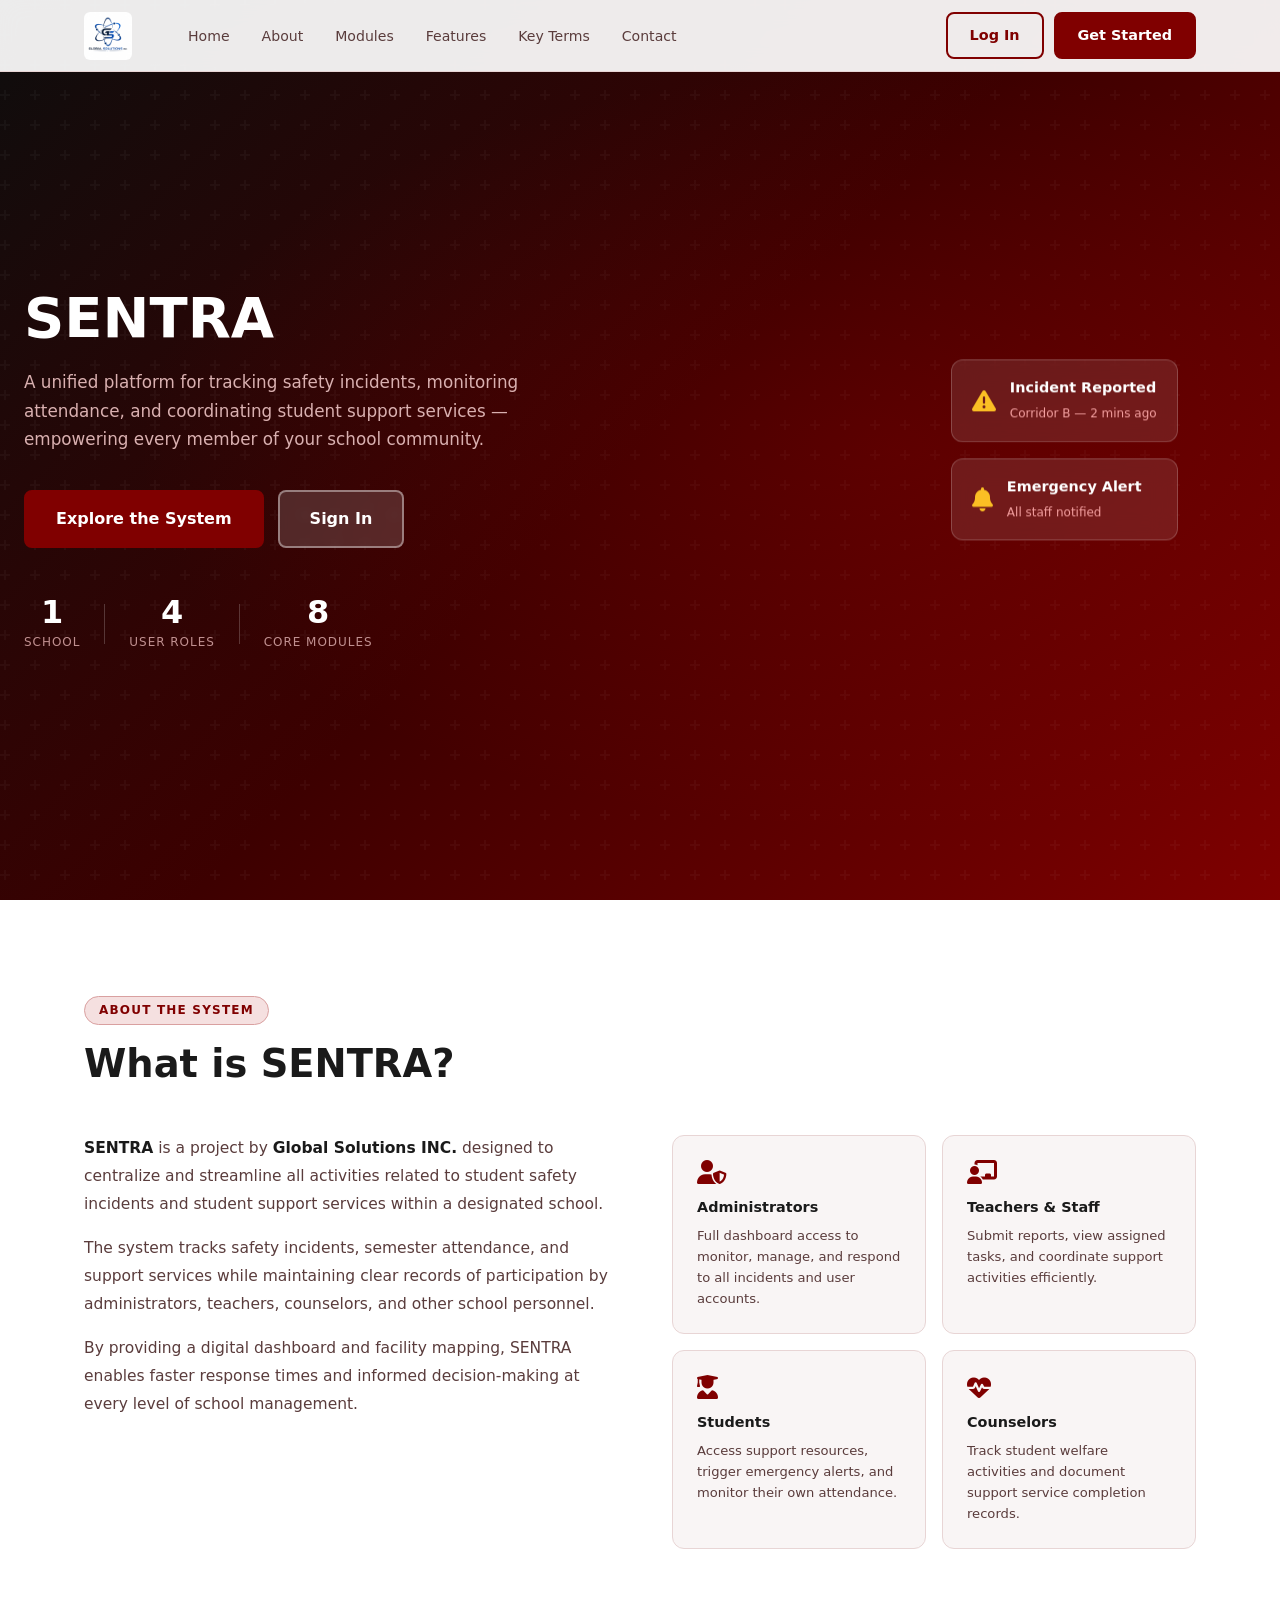
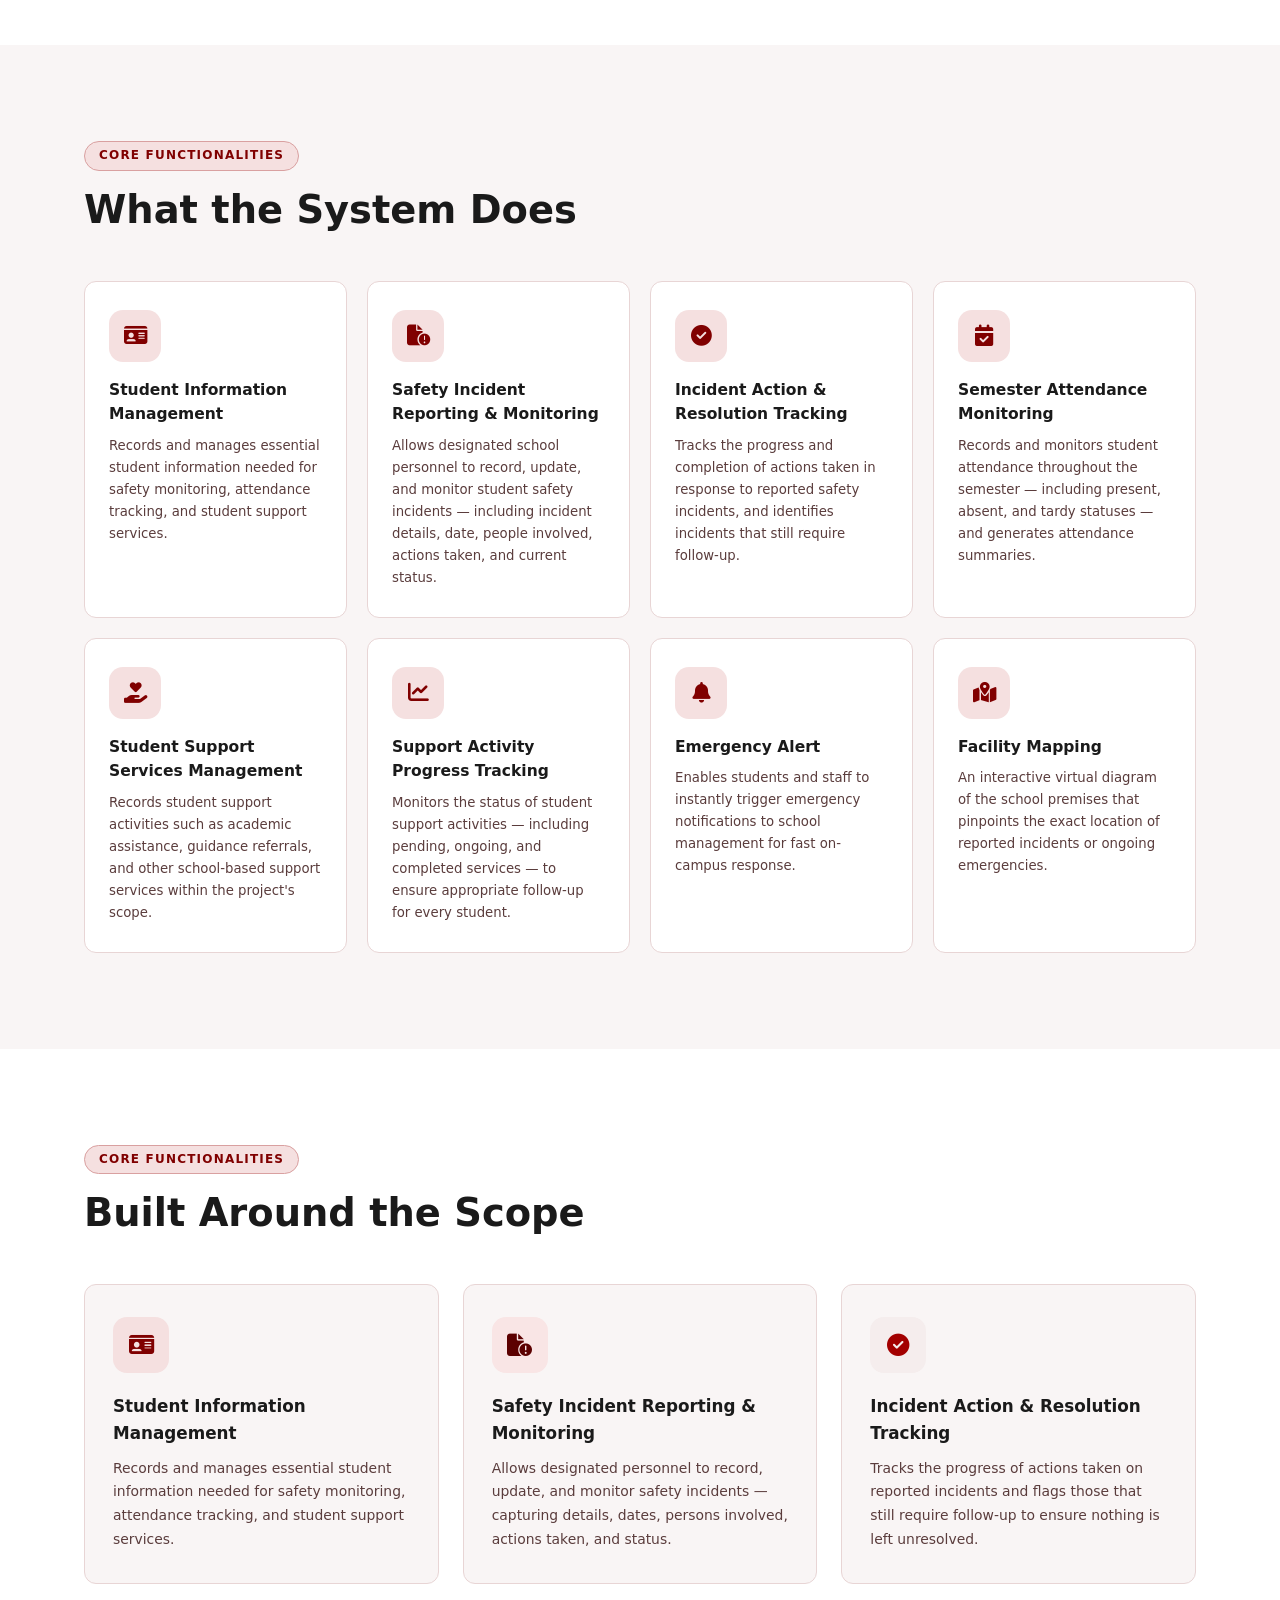
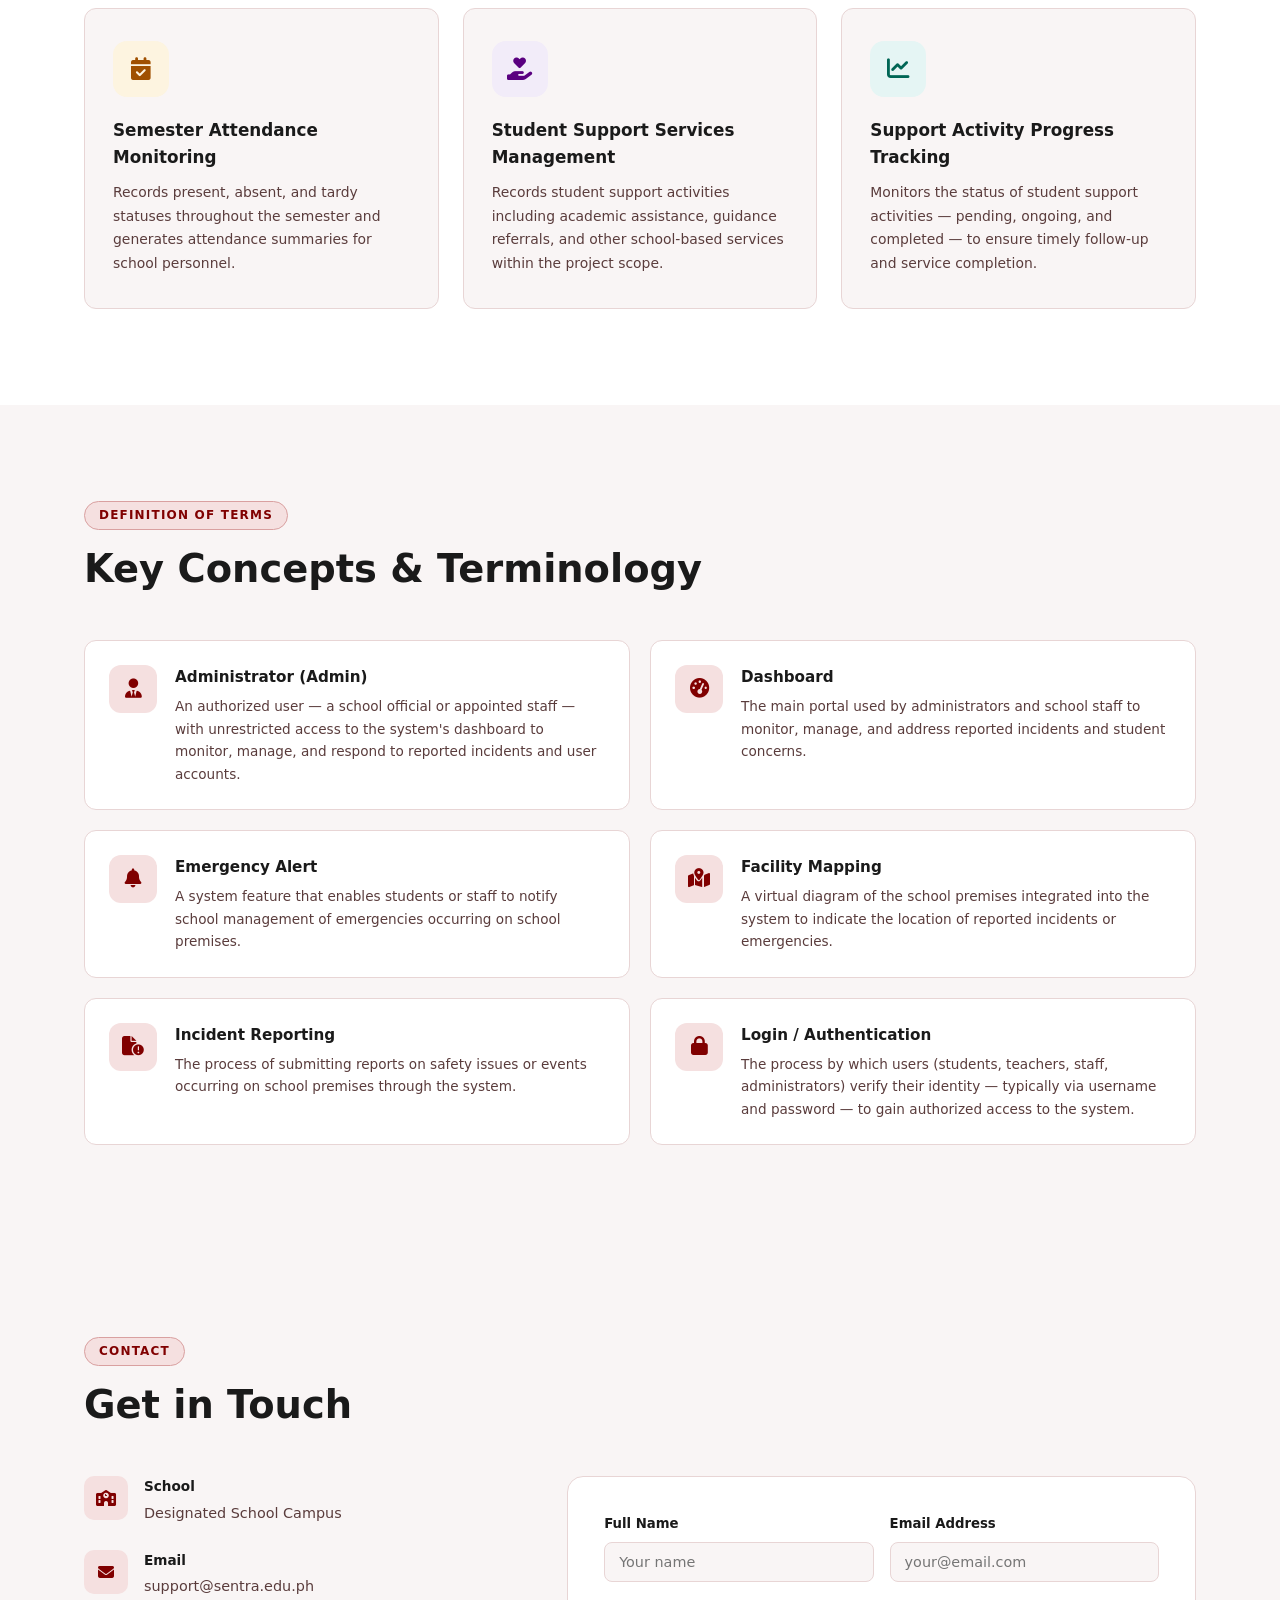
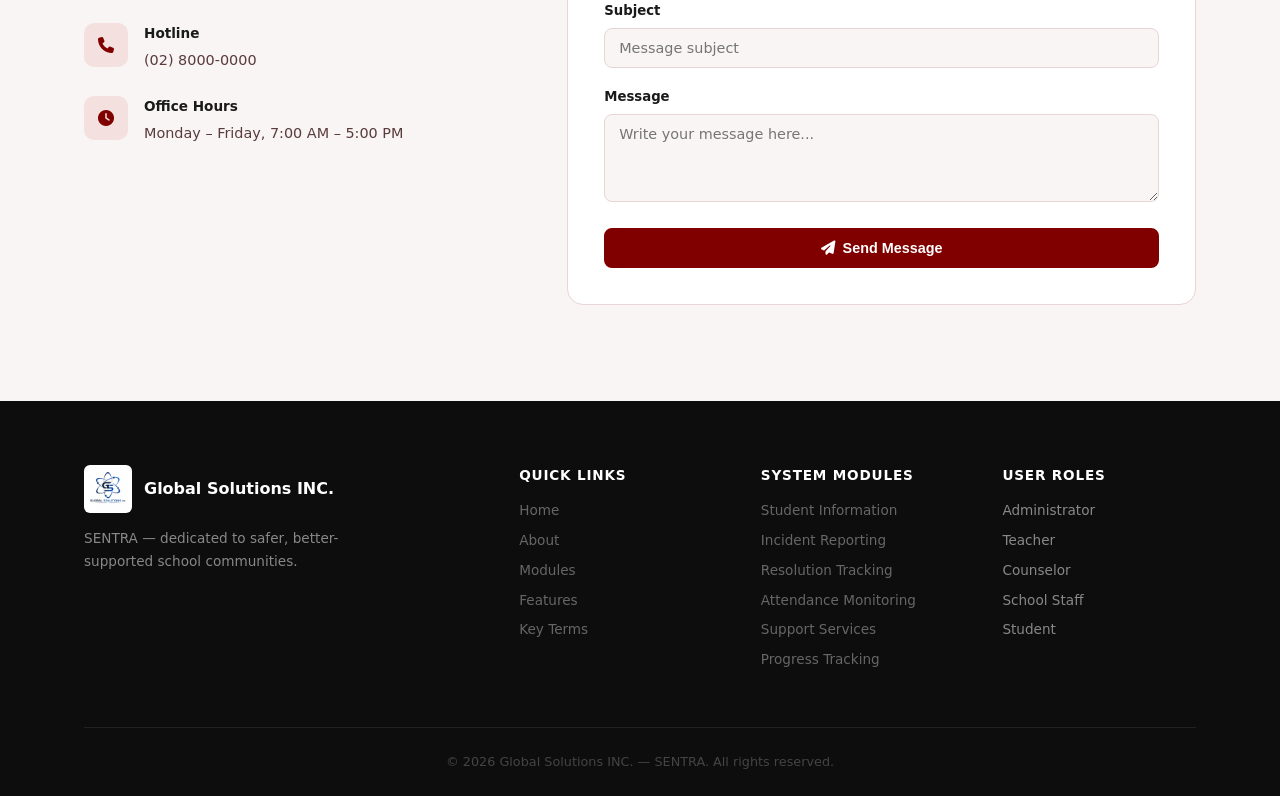
<file: index.html>
<!DOCTYPE html>
<html lang="en">
<head>
  <meta charset="UTF-8" />
  <meta name="viewport" content="width=device-width, initial-scale=1.0" />
  <title>SENTRA</title>
  <link rel="stylesheet" href="styles.css" />
  <link rel="stylesheet" href="https://cdnjs.cloudflare.com/ajax/libs/font-awesome/6.5.0/css/all.min.css" />
</head>
<body>

  <nav class="navbar" id="navbar">
    <div class="nav-container">
      <div class="nav-logo">
        <img src="Global Solutions INC..jpg" alt="Global Solutions INC. Logo" class="nav-logo-img" />
        <span></span>
      </div>
      <ul class="nav-links" id="navLinks">
        <li><a href="#home">Home</a></li>
        <li><a href="#about">About</a></li>
        <li><a href="#modules">Modules</a></li>
        <li><a href="#features">Features</a></li>
        <li><a href="#terms">Key Terms</a></li>
        <li><a href="#contact">Contact</a></li>
      </ul>
      <div class="nav-actions">
        <a href="login.html" class="btn btn-outline">Log In</a>
        <a href="login.html" class="btn btn-primary">Get Started</a>
      </div>
      <button class="hamburger" id="hamburger" aria-label="Toggle navigation">
        <span></span><span></span><span></span>
      </button>
    </div>
  </nav>

  <section class="hero" id="home">
    <div class="hero-overlay"></div>
    <div class="hero-content">
      <h1>SENTRA</h1>
      <p class="hero-sub">
        A unified platform for tracking safety incidents, monitoring attendance,
        and coordinating student support services — empowering every member of
        your school community.
      </p>
      <div class="hero-cta">
        <a href="#modules" class="btn btn-primary btn-lg">Explore the System</a>
        <a href="login.html" class="btn btn-ghost btn-lg">Sign In</a>
      </div>
      <div class="hero-stats">
        <div class="stat">
          <span class="stat-num">1</span>
          <span class="stat-label">School</span>
        </div>
        <div class="stat-divider"></div>
        <div class="stat">
          <span class="stat-num">4</span>
          <span class="stat-label">User Roles</span>
        </div>
        <div class="stat-divider"></div>
        <div class="stat">
          <span class="stat-num">8</span>
          <span class="stat-label">Core Modules</span>
        </div>
      </div>
    </div>
    <div class="hero-graphic">
      <div class="hero-card card-float">
        <i class="fas fa-triangle-exclamation"></i>
        <div>
          <strong>Incident Reported</strong>
          <small>Corridor B — 2 mins ago</small>
        </div>
      </div>
      <div class="hero-card card-float card-delay">
        <i class="fas fa-bell"></i>
        <div>
          <strong>Emergency Alert</strong>
          <small>All staff notified</small>
        </div>
      </div>
    </div>
  </section>

  <section class="section about" id="about">
    <div class="container">
      <div class="section-label">About the System</div>
      <h2 class="section-title">What is SENTRA?</h2>
      <div class="about-grid">
        <div class="about-text">
          <p>
            <strong>SENTRA</strong>
            is a project by <strong>Global Solutions INC.</strong> designed to centralize and streamline all activities related to student
            safety incidents and student support services within a designated school.
          </p>
          <p>
            The system tracks safety incidents, semester attendance, and support services while
            maintaining clear records of participation by administrators, teachers, counselors,
            and other school personnel.
          </p>
          <p>
            By providing a digital dashboard and facility mapping, SENTRA enables
            faster response times and informed decision-making at every level of school management.
          </p>
        </div>
        <div class="about-cards">
          <div class="about-card">
            <i class="fas fa-user-shield"></i>
            <h4>Administrators</h4>
            <p>Full dashboard access to monitor, manage, and respond to all incidents and user accounts.</p>
          </div>
          <div class="about-card">
            <i class="fas fa-chalkboard-teacher"></i>
            <h4>Teachers &amp; Staff</h4>
            <p>Submit reports, view assigned tasks, and coordinate support activities efficiently.</p>
          </div>
          <div class="about-card">
            <i class="fas fa-user-graduate"></i>
            <h4>Students</h4>
            <p>Access support resources, trigger emergency alerts, and monitor their own attendance.</p>
          </div>
          <div class="about-card">
            <i class="fas fa-heart-pulse"></i>
            <h4>Counselors</h4>
            <p>Track student welfare activities and document support service completion records.</p>
          </div>
        </div>
      </div>
    </div>
  </section>

  <section class="section modules" id="modules">
    <div class="container">
      <div class="section-label">Core Functionalities</div>
      <h2 class="section-title">What the System Does</h2>
      <div class="modules-grid">

        <div class="module-card">
          <div class="module-icon"><i class="fas fa-id-card"></i></div>
          <div class="module-body">
            <h3>Student Information Management</h3>
            <p>Records and manages essential student information needed for safety monitoring, attendance tracking, and student support services.</p>
          </div>
        </div>

        <div class="module-card">
          <div class="module-icon"><i class="fas fa-file-circle-exclamation"></i></div>
          <div class="module-body">
            <h3>Safety Incident Reporting &amp; Monitoring</h3>
            <p>Allows designated school personnel to record, update, and monitor student safety incidents — including incident details, date, people involved, actions taken, and current status.</p>
          </div>
        </div>

        <div class="module-card">
          <div class="module-icon"><i class="fas fa-circle-check"></i></div>
          <div class="module-body">
            <h3>Incident Action &amp; Resolution Tracking</h3>
            <p>Tracks the progress and completion of actions taken in response to reported safety incidents, and identifies incidents that still require follow-up.</p>
          </div>
        </div>

        <div class="module-card">
          <div class="module-icon"><i class="fas fa-calendar-check"></i></div>
          <div class="module-body">
            <h3>Semester Attendance Monitoring</h3>
            <p>Records and monitors student attendance throughout the semester — including present, absent, and tardy statuses — and generates attendance summaries.</p>
          </div>
        </div>

        <div class="module-card">
          <div class="module-icon"><i class="fas fa-hand-holding-heart"></i></div>
          <div class="module-body">
            <h3>Student Support Services Management</h3>
            <p>Records student support activities such as academic assistance, guidance referrals, and other school-based support services within the project's scope.</p>
          </div>
        </div>

        <div class="module-card">
          <div class="module-icon"><i class="fas fa-chart-line"></i></div>
          <div class="module-body">
            <h3>Support Activity Progress Tracking</h3>
            <p>Monitors the status of student support activities — including pending, ongoing, and completed services — to ensure appropriate follow-up for every student.</p>
          </div>
        </div>

        <div class="module-card">
          <div class="module-icon"><i class="fas fa-bell"></i></div>
          <div class="module-body">
            <h3>Emergency Alert</h3>
            <p>Enables students and staff to instantly trigger emergency notifications to school management for fast on-campus response.</p>
          </div>
        </div>

        <div class="module-card">
          <div class="module-icon"><i class="fas fa-map-location-dot"></i></div>
          <div class="module-body">
            <h3>Facility Mapping</h3>
            <p>An interactive virtual diagram of the school premises that pinpoints the exact location of reported incidents or ongoing emergencies.</p>
          </div>
        </div>

      </div>
    </div>
  </section>

  <section class="section features" id="features">
    <div class="container">
      <div class="section-label">Core Functionalities</div>
      <h2 class="section-title">Built Around the Scope</h2>
      <div class="features-grid">

        <div class="feature-card">
          <div class="feature-icon icon-blue">
            <i class="fas fa-id-card"></i>
          </div>
          <h3>Student Information Management</h3>
          <p>Records and manages essential student information needed for safety monitoring, attendance tracking, and student support services.</p>
        </div>

        <div class="feature-card">
          <div class="feature-icon icon-red">
            <i class="fas fa-file-circle-exclamation"></i>
          </div>
          <h3>Safety Incident Reporting &amp; Monitoring</h3>
          <p>Allows designated personnel to record, update, and monitor safety incidents — capturing details, dates, persons involved, actions taken, and status.</p>
        </div>

        <div class="feature-card">
          <div class="feature-icon icon-green">
            <i class="fas fa-circle-check"></i>
          </div>
          <h3>Incident Action &amp; Resolution Tracking</h3>
          <p>Tracks the progress of actions taken on reported incidents and flags those that still require follow-up to ensure nothing is left unresolved.</p>
        </div>

        <div class="feature-card">
          <div class="feature-icon icon-orange">
            <i class="fas fa-calendar-check"></i>
          </div>
          <h3>Semester Attendance Monitoring</h3>
          <p>Records present, absent, and tardy statuses throughout the semester and generates attendance summaries for school personnel.</p>
        </div>

        <div class="feature-card">
          <div class="feature-icon icon-purple">
            <i class="fas fa-hand-holding-heart"></i>
          </div>
          <h3>Student Support Services Management</h3>
          <p>Records student support activities including academic assistance, guidance referrals, and other school-based services within the project scope.</p>
        </div>

        <div class="feature-card">
          <div class="feature-icon icon-teal">
            <i class="fas fa-chart-line"></i>
          </div>
          <h3>Support Activity Progress Tracking</h3>
          <p>Monitors the status of student support activities — pending, ongoing, and completed — to ensure timely follow-up and service completion.</p>
        </div>

      </div>
    </div>
  </section>

  <section class="section terms" id="terms">
    <div class="container">
      <div class="section-label">Definition of Terms</div>
      <h2 class="section-title">Key Concepts &amp; Terminology</h2>
      <div class="terms-grid">

        <div class="term-card">
          <div class="term-icon"><i class="fas fa-user-tie"></i></div>
          <div class="term-body">
            <h4>Administrator (Admin)</h4>
            <p>An authorized user — a school official or appointed staff — with unrestricted access to the system's dashboard to monitor, manage, and respond to reported incidents and user accounts.</p>
          </div>
        </div>

        <div class="term-card">
          <div class="term-icon"><i class="fas fa-gauge-high"></i></div>
          <div class="term-body">
            <h4>Dashboard</h4>
            <p>The main portal used by administrators and school staff to monitor, manage, and address reported incidents and student concerns.</p>
          </div>
        </div>

        <div class="term-card">
          <div class="term-icon"><i class="fas fa-bell"></i></div>
          <div class="term-body">
            <h4>Emergency Alert</h4>
            <p>A system feature that enables students or staff to notify school management of emergencies occurring on school premises.</p>
          </div>
        </div>

        <div class="term-card">
          <div class="term-icon"><i class="fas fa-map-location-dot"></i></div>
          <div class="term-body">
            <h4>Facility Mapping</h4>
            <p>A virtual diagram of the school premises integrated into the system to indicate the location of reported incidents or emergencies.</p>
          </div>
        </div>

        <div class="term-card">
          <div class="term-icon"><i class="fas fa-file-circle-exclamation"></i></div>
          <div class="term-body">
            <h4>Incident Reporting</h4>
            <p>The process of submitting reports on safety issues or events occurring on school premises through the system.</p>
          </div>
        </div>

        <div class="term-card">
          <div class="term-icon"><i class="fas fa-lock"></i></div>
          <div class="term-body">
            <h4>Login / Authentication</h4>
            <p>The process by which users (students, teachers, staff, administrators) verify their identity — typically via username and password — to gain authorized access to the system.</p>
          </div>
        </div>

      </div>
    </div>
  </section>

  <section class="section contact" id="contact">
    <div class="container">
      <div class="section-label">Contact</div>
      <h2 class="section-title">Get in Touch</h2>
      <div class="contact-grid">
        <div class="contact-info">
          <div class="contact-item">
            <i class="fas fa-school"></i>
            <div>
              <strong>School</strong>
              <span>Designated School Campus</span>
            </div>
          </div>
          <div class="contact-item">
            <i class="fas fa-envelope"></i>
            <div>
              <strong>Email</strong>
              <span>support@sentra.edu.ph</span>
            </div>
          </div>
          <div class="contact-item">
            <i class="fas fa-phone"></i>
            <div>
              <strong>Hotline</strong>
              <span>(02) 8000-0000</span>
            </div>
          </div>
          <div class="contact-item">
            <i class="fas fa-clock"></i>
            <div>
              <strong>Office Hours</strong>
              <span>Monday – Friday, 7:00 AM – 5:00 PM</span>
            </div>
          </div>
        </div>
        <form class="contact-form">
          <div class="form-row">
            <div class="form-group">
              <label for="cname">Full Name</label>
              <input type="text" id="cname" placeholder="Your name" />
            </div>
            <div class="form-group">
              <label for="cemail">Email Address</label>
              <input type="email" id="cemail" placeholder="your@email.com" />
            </div>
          </div>
          <div class="form-group">
            <label for="csubject">Subject</label>
            <input type="text" id="csubject" placeholder="Message subject" />
          </div>
          <div class="form-group">
            <label for="cmessage">Message</label>
            <textarea id="cmessage" rows="4" placeholder="Write your message here..."></textarea>
          </div>
          <button type="submit" class="btn btn-primary btn-block">
            <i class="fas fa-paper-plane"></i> Send Message
          </button>
        </form>
      </div>
    </div>
  </section>

  <footer class="footer">
    <div class="container">
      <div class="footer-grid">
        <div class="footer-brand">
          <div class="footer-logo-wrap">
            <img src="Global Solutions INC..jpg" alt="Global Solutions INC. Logo" class="footer-logo-img" />
            <span class="footer-brand-name">Global Solutions INC.</span>
          </div>
          <p>SENTRA — dedicated to safer, better-supported school communities.</p>
        </div>
        <div class="footer-links">
          <h5>Quick Links</h5>
          <ul>
            <li><a href="#home">Home</a></li>
            <li><a href="#about">About</a></li>
            <li><a href="#modules">Modules</a></li>
            <li><a href="#features">Features</a></li>
            <li><a href="#terms">Key Terms</a></li>
          </ul>
        </div>
        <div class="footer-links">
          <h5>System Modules</h5>
          <ul>
            <li><a href="#modules">Student Information</a></li>
            <li><a href="#modules">Incident Reporting</a></li>
            <li><a href="#modules">Resolution Tracking</a></li>
            <li><a href="#modules">Attendance Monitoring</a></li>
            <li><a href="#modules">Support Services</a></li>
            <li><a href="#modules">Progress Tracking</a></li>
          </ul>
        </div>
        <div class="footer-links">
          <h5>User Roles</h5>
          <ul>
            <li>Administrator</li>
            <li>Teacher</li>
            <li>Counselor</li>
            <li>School Staff</li>
            <li>Student</li>
          </ul>
        </div>
      </div>
      <div class="footer-bottom">
        <p>&copy; 2026 Global Solutions INC. — SENTRA. All rights reserved.</p>
      </div>
    </div>
  </footer>

</body>
</html>
</file>
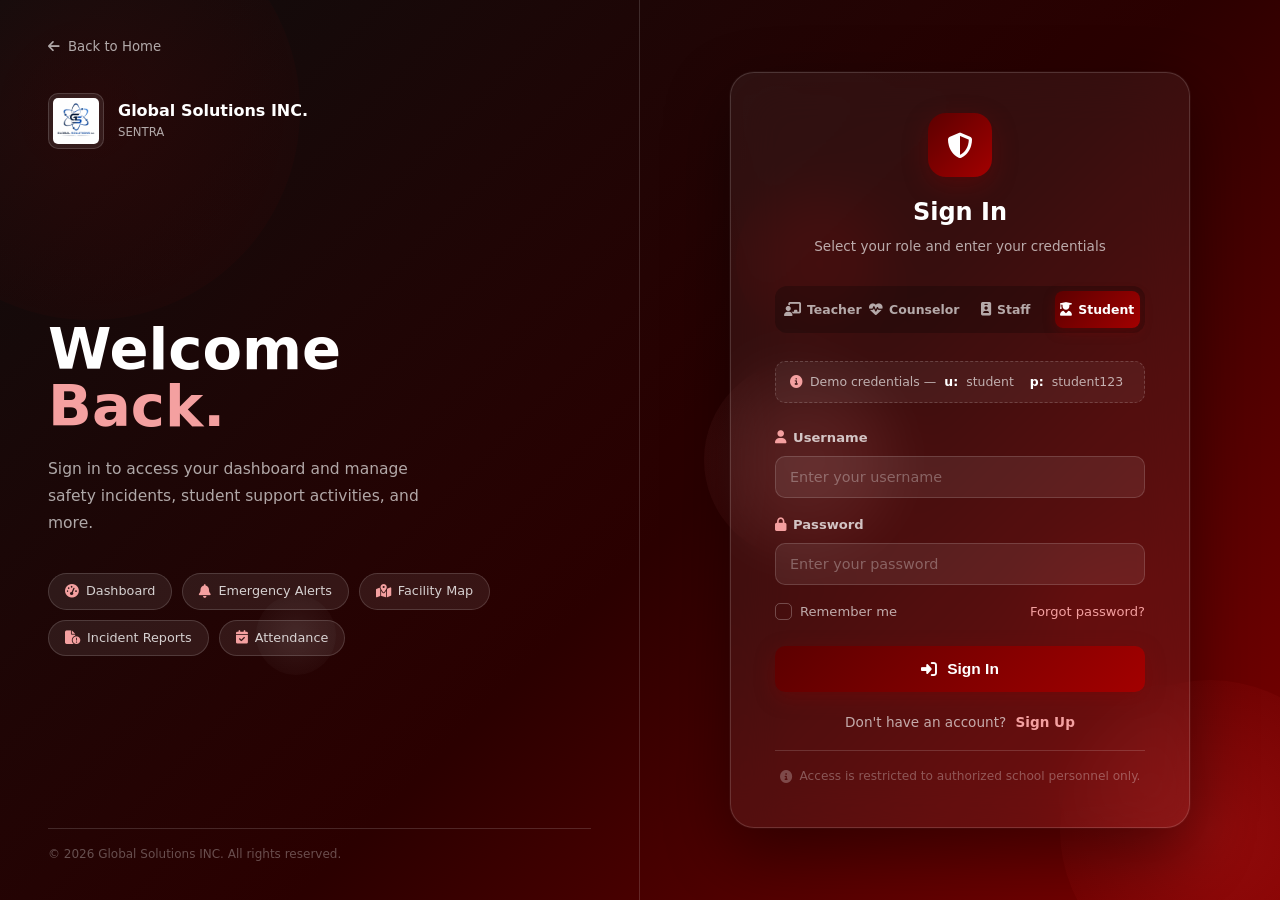
<file: admin-dashboard.html>
<!DOCTYPE html>
<html lang="en">
<head>
  <meta charset="UTF-8" />
  <meta name="viewport" content="width=device-width, initial-scale=1.0" />
  <title>Admin Dashboard — SENTRA</title>
  <link rel="stylesheet" href="styles.css" />
  <link rel="stylesheet" href="https://cdnjs.cloudflare.com/ajax/libs/font-awesome/6.5.0/css/all.min.css" />
</head>
<body class="dash-page">
  <div class="dash-layout">

    <aside class="dash-sidebar" id="dashSidebar">
      <div class="dash-brand">
        <img src="Global Solutions INC..jpg" alt="Global Solutions INC." />
        <div class="dash-brand-text">
          <span class="dash-brand-name">Global Solutions INC.</span>
          <span class="dash-brand-tag">SENTRA</span>
        </div>
      </div>
      <nav class="dash-nav" id="dashNav">
        <div class="dash-nav-section">Main</div>
        <a class="dash-nav-item active" data-section="overview"><i class="fas fa-gauge-high"></i> Overview</a>
        <div class="dash-nav-section">Management</div>
        <a class="dash-nav-item" data-section="students"><i class="fas fa-id-card"></i> Student Information</a>
        <a class="dash-nav-item" data-section="incidents"><i class="fas fa-file-circle-exclamation"></i> Incident Reporting</a>
        <a class="dash-nav-item" data-section="attendance"><i class="fas fa-calendar-check"></i> Attendance Monitoring</a>
        <a class="dash-nav-item" data-section="support"><i class="fas fa-hand-holding-heart"></i> Support Services</a>
        <div class="dash-nav-section">Campus Tools</div>
        <a class="dash-nav-item" data-section="emergency"><i class="fas fa-bell"></i> Emergency Alerts</a>
        <a class="dash-nav-item" data-section="facility"><i class="fas fa-map-location-dot"></i> Facility Mapping</a>
        <a class="dash-nav-item" data-section="users"><i class="fas fa-users"></i> User Accounts</a>
      </nav>
      <div class="dash-sidebar-footer">
        <a href="login.html" class="dash-logout" id="logoutBtn"><i class="fas fa-right-from-bracket"></i> Logout</a>
      </div>
    </aside>
    <div class="dash-backdrop" id="dashBackdrop"></div>

    <div class="dash-main">
      <header class="dash-topbar">
        <button class="dash-menu-toggle" id="menuToggle"><i class="fas fa-bars"></i></button>
        <div class="dash-page-title" id="pageTitle">Overview <small>Administrator Dashboard</small></div>
        <div class="dash-user">
          <div class="dash-user-info">
            <span class="dash-user-name">Administrator</span>
            <span class="dash-user-role">School Administrator</span>
          </div>
          <div class="dash-avatar">AD</div>
        </div>
      </header>

      <main class="dash-content">

        <!-- OVERVIEW -->
        <section class="section-panel active" id="overview">
          <div class="dash-welcome">
            <h2>Administrator Dashboard</h2>
            <p>Monitor and manage student safety, attendance, and support services across the campus.</p>
          </div>
          <div class="stat-grid">
            <div class="stat-card">
              <div class="stat-card-ico maroon"><i class="fas fa-user-graduate"></i></div>
              <div class="stat-card-body"><small>Total Students</small><strong id="statStudents">0</strong></div>
            </div>
            <div class="stat-card">
              <div class="stat-card-ico red"><i class="fas fa-triangle-exclamation"></i></div>
              <div class="stat-card-body"><small>Open Incidents</small><strong>3</strong></div>
            </div>
            <div class="stat-card">
              <div class="stat-card-ico green"><i class="fas fa-calendar-check"></i></div>
              <div class="stat-card-body"><small>Attendance Rate</small><strong>96%</strong></div>
            </div>
            <div class="stat-card">
              <div class="stat-card-ico orange"><i class="fas fa-hand-holding-heart"></i></div>
              <div class="stat-card-body"><small>Pending Support</small><strong>4</strong></div>
            </div>
          </div>

          <div class="panel-card">
            <div class="panel-card-header">
              <div class="panel-card-title"><i class="fas fa-id-card"></i> Student Information Management</div>
              <button class="btn-maroon btn-sm" onclick="showSection('students')"><i class="fas fa-arrow-right"></i> Manage Students</button>
            </div>
            <p class="dash-muted-intro" style="margin-bottom:0;">Records and manages essential student information needed for safety monitoring, attendance tracking, and student support services.</p>
          </div>
        </section>

        <!-- STUDENT INFORMATION MANAGEMENT -->
        <section class="section-panel" id="students">
          <div class="panel-card">
            <div class="panel-card-header">
              <div class="panel-card-title"><i class="fas fa-id-card"></i> Student Information Management</div>
              <div style="display:flex;gap:10px;flex-wrap:wrap;align-items:center;">
                <input id="studentSearch" class="search-input" placeholder="Search name or ID..." oninput="renderTable()" />
                <button class="btn-maroon btn-sm" onclick="openStudentModal('add')"><i class="fas fa-user-plus"></i> Add Student</button>
              </div>
            </div>
            <p class="dash-muted-intro">Records and manages essential student information needed for safety monitoring, attendance tracking, and student support services.</p>
            <div class="data-table-wrap">
              <table class="data-table">
                <thead>
                  <tr>
                    <th>Student</th><th>Student ID</th><th>Year / Section</th><th>Department</th><th>Status</th><th>Actions</th>
                  </tr>
                </thead>
                <tbody id="studentTableBody"></tbody>
              </table>
            </div>
            <div style="margin-top:14px;font-size:.82rem;color:var(--muted);" id="studentCount"></div>
          </div>
        </section>

        <!-- INCIDENT REPORTING -->
        <section class="section-panel" id="incidents">
          <div class="placeholder-panel">
            <div class="ph-icon"><i class="fas fa-file-circle-exclamation"></i></div>
            <h3>Safety Incident Reporting &amp; Monitoring</h3>
            <p>Allows designated school personnel to record, update, and monitor student safety incidents — including incident details, date, people involved, actions taken, and current status.</p>
            <span class="ph-soon">Coming Soon</span>
          </div>
        </section>

        <!-- ATTENDANCE MONITORING -->
        <section class="section-panel" id="attendance">
          <div class="placeholder-panel">
            <div class="ph-icon"><i class="fas fa-calendar-check"></i></div>
            <h3>Semester Attendance Monitoring</h3>
            <p>Records present, absent, and tardy statuses throughout the semester and generates attendance summaries for school personnel.</p>
            <span class="ph-soon">Coming Soon</span>
          </div>
        </section>

        <!-- SUPPORT SERVICES -->
        <section class="section-panel" id="support">
          <div class="placeholder-panel">
            <div class="ph-icon"><i class="fas fa-hand-holding-heart"></i></div>
            <h3>Student Support Services Management</h3>
            <p>Records student support activities including academic assistance, guidance referrals, and other school-based services within the project scope.</p>
            <span class="ph-soon">Coming Soon</span>
          </div>
        </section>

        <!-- EMERGENCY ALERTS -->
        <section class="section-panel" id="emergency">
          <div class="placeholder-panel">
            <div class="ph-icon"><i class="fas fa-bell"></i></div>
            <h3>Emergency Alerts</h3>
            <p>Monitor and respond to emergency notifications triggered by students and staff across the school premises.</p>
            <span class="ph-soon">Coming Soon</span>
          </div>
        </section>

        <!-- FACILITY MAPPING -->
        <section class="section-panel" id="facility">
          <div class="panel-card">
            <div class="panel-card-header">
              <div class="panel-card-title"><i class="fas fa-map-location-dot"></i> Facility Mapping</div>
            </div>
            <p style="color:var(--muted);margin-bottom:16px;font-size:.9rem;line-height:1.65;">A virtual diagram of the school premises integrated into the system to indicate the location of reported incidents or emergencies.</p>
            <img src="blueprint.svg" alt="School Facility Map" style="width:100%;border:1px solid var(--border);border-radius:12px;background:#fff;" />
          </div>
        </section>

        <!-- USER ACCOUNTS -->
        <section class="section-panel" id="users">
          <div class="placeholder-panel">
            <div class="ph-icon"><i class="fas fa-users"></i></div>
            <h3>User Account Management</h3>
            <p>Review and manage accounts for administrators, teachers, counselors, staff, and students — including approvals for newly registered users.</p>
            <span class="ph-soon">Coming Soon</span>
          </div>
        </section>

      </main>
    </div>
  </div>

  <!-- Student modal (add / edit / view) -->
  <div class="modal-overlay" id="studentModal">
    <div class="modal">
      <div class="modal-header">
        <h3 id="studentModalTitle"><i class="fas fa-id-card"></i> Student Record</h3>
        <button class="modal-close" data-close-student><i class="fas fa-xmark"></i></button>
      </div>
      <div class="modal-body" id="studentModalBody"></div>
      <div class="modal-footer" id="studentModalFooter"></div>
    </div>
  </div>

  <script>
    // --- Auth guard ---
    (function () {
      const user = sessionStorage.getItem('sentra_user');
      if (!user) { window.location.href = 'login.html'; return; }
      const u = JSON.parse(user);
      if (u.role !== 'admin') {
        window.location.href = u.role === 'student' ? 'student-dashboard.html' : 'login.html';
      }
    })();

    // --- Sample student records (in-memory) ---
    let students = [
      { id: 's1', fullName: 'Juan dela Cruz', studentId: '2024-00123', dob: 'March 12, 2006', gender: 'Male', email: 'juan.delacruz@sentra.edu.ph', phone: '0917-123-4567', guardian: 'Mrs. Maria dela Cruz (Mother)', guardianPhone: '0917-765-4321', program: 'Senior High — STEM', yearLevel: 'Grade 11', section: 'Rizal', department: 'Science Department', adviser: 'Mr. Antonio Reyes', status: 'Enrolled', bloodType: 'O+', allergies: 'None', medical: 'Asthma (mild)', ecName: 'Mrs. Maria dela Cruz', ecRel: 'Mother', ecPhone: '0917-765-4321' },
      { id: 's2', fullName: 'Maria Santos', studentId: '2024-00124', dob: 'July 22, 2006', gender: 'Female', email: 'maria.santos@sentra.edu.ph', phone: '0918-234-5678', guardian: 'Mr. Pedro Santos (Father)', guardianPhone: '0918-876-5432', program: 'Senior High — ABM', yearLevel: 'Grade 11', section: 'Bonifacio', department: 'Mathematics Department', adviser: 'Ms. Liza Cruz', status: 'Enrolled', bloodType: 'A+', allergies: 'Peanuts', medical: 'None', ecName: 'Mr. Pedro Santos', ecRel: 'Father', ecPhone: '0918-876-5432' },
      { id: 's3', fullName: 'Pedro Reyes', studentId: '2024-00125', dob: 'January 5, 2005', gender: 'Male', email: 'pedro.reyes@sentra.edu.ph', phone: '0919-345-6789', guardian: 'Mrs. Rosa Reyes (Mother)', guardianPhone: '0919-987-6543', program: 'Senior High — HUMSS', yearLevel: 'Grade 12', section: 'Aguinaldo', department: 'English Department', adviser: 'Mr. Jose Garcia', status: 'On Leave', bloodType: 'B+', allergies: 'None', medical: 'None', ecName: 'Mrs. Rosa Reyes', ecRel: 'Mother', ecPhone: '0919-987-6543' },
      { id: 's4', fullName: 'Ana Lim', studentId: '2024-00126', dob: 'November 14, 2007', gender: 'Female', email: 'ana.lim@sentra.edu.ph', phone: '0920-456-7890', guardian: 'Mrs. Linda Lim (Mother)', guardianPhone: '0920-111-2222', program: 'Junior High', yearLevel: 'Grade 10', section: 'Mabini', department: 'Science Department', adviser: 'Ms. Ana Torres', status: 'Enrolled', bloodType: 'O-', allergies: 'Seafood', medical: 'None', ecName: 'Mrs. Linda Lim', ecRel: 'Mother', ecPhone: '0920-111-2222' },
      { id: 's5', fullName: 'Jose Garcia', studentId: '2024-00127', dob: 'May 30, 2005', gender: 'Male', email: 'jose.garcia@sentra.edu.ph', phone: '0921-567-8901', guardian: 'Mr. Ramon Garcia (Father)', guardianPhone: '0921-222-3333', program: 'Senior High — ICT', yearLevel: 'Grade 12', section: 'Luna', department: 'ICT Department', adviser: 'Mr. Carlo Mendoza', status: 'Enrolled', bloodType: 'AB+', allergies: 'None', medical: 'Color blindness', ecName: 'Mr. Ramon Garcia', ecRel: 'Father', ecPhone: '0921-222-3333' },
      { id: 's6', fullName: 'Liza Cruz', studentId: '2024-00128', dob: 'September 9, 2006', gender: 'Female', email: 'liza.cruz@sentra.edu.ph', phone: '0922-678-9012', guardian: 'Mrs. Nora Cruz (Mother)', guardianPhone: '0922-333-4444', program: 'Senior High — GAS', yearLevel: 'Grade 11', section: 'Rizal', department: 'Social Studies Department', adviser: 'Mr. Antonio Reyes', status: 'Inactive', bloodType: 'A-', allergies: 'Dust', medical: 'None', ecName: 'Mrs. Nora Cruz', ecRel: 'Mother', ecPhone: '0922-333-4444' }
    ];

    function initials(name) {
      return name.split(' ').map(function (p) { return p[0]; }).slice(0, 2).join('').toUpperCase();
    }
    function statusClass(s) {
      return s === 'Enrolled' ? 'status-enrolled' : s === 'On Leave' ? 'status-onleave' : 'status-inactive';
    }

    function renderTable() {
      const q = (document.getElementById('studentSearch').value || '').toLowerCase();
      const list = students.filter(function (s) {
        return s.fullName.toLowerCase().indexOf(q) > -1 || s.studentId.toLowerCase().indexOf(q) > -1;
      });
      const body = document.getElementById('studentTableBody');
      if (!list.length) {
        body.innerHTML = '<tr><td colspan="6" style="text-align:center;padding:32px;color:var(--muted);">No students found.</td></tr>';
      } else {
        body.innerHTML = list.map(function (s) {
          return '<tr>' +
            '<td><div class="student-name"><div class="student-avatar">' + initials(s.fullName) + '</div><div class="student-meta">' + s.fullName + '<small>' + s.program + '</small></div></div></td>' +
            '<td>' + s.studentId + '</td>' +
            '<td>' + s.yearLevel + ' - ' + s.section + '</td>' +
            '<td>' + s.department + '</td>' +
            '<td><span class="status-pill ' + statusClass(s.status) + '">' + s.status + '</span></td>' +
            '<td><div class="row-actions">' +
              '<button title="View" onclick="viewStudent(\'' + s.id + '\')"><i class="fas fa-eye"></i></button>' +
              '<button title="Edit" onclick="openStudentModal(\'edit\',\'' + s.id + '\')"><i class="fas fa-pen"></i></button>' +
              '<button title="Delete" class="danger" onclick="deleteStudent(\'' + s.id + '\')"><i class="fas fa-trash"></i></button>' +
            '</div></td>' +
          '</tr>';
        }).join('');
      }
      document.getElementById('studentCount').textContent = 'Showing ' + list.length + ' of ' + students.length + ' student(s).';
      document.getElementById('statStudents').textContent = students.length;
    }

    // --- Modal: add / edit ---
    function openStudentModal(mode, id) {
      const s = mode === 'edit' ? Object.assign({}, students.find(function (x) { return x.id === id; })) : { status: 'Enrolled', gender: 'Male' };
      document.getElementById('studentModalTitle').innerHTML = mode === 'edit'
        ? '<i class="fas fa-pen"></i> Edit Student'
        : '<i class="fas fa-user-plus"></i> Add Student';
      document.getElementById('studentModalBody').innerHTML = studentForm(s);
      document.getElementById('studentModalFooter').innerHTML =
        '<button class="btn-soft btn-sm" data-close-student>Cancel</button>' +
        '<button class="btn-maroon btn-sm" onclick="saveStudent(\'' + mode + '\', \'' + (id || '') + '\')"><i class="fas fa-check"></i> ' + (mode === 'edit' ? 'Save Changes' : 'Add Student') + '</button>';
      document.getElementById('studentModal').classList.add('open');
    }

    function studentForm(s) {
      const opt = function (val, label) { return '<option ' + (s.status === val ? 'selected' : '') + '>' + val + '</option>'; };
      return '' +
        '<div class="info-section-title" style="margin-top:0;"><i class="fas fa-user"></i> Personal Information</div>' +
        '<div class="field-row">' +
          '<div class="field"><label>Full Name *</label><input id="f_fullName" value="' + (s.fullName || '') + '"></div>' +
          '<div class="field"><label>Student ID *</label><input id="f_studentId" value="' + (s.studentId || '') + '"></div>' +
        '</div>' +
        '<div class="field-row">' +
          '<div class="field"><label>Date of Birth</label><input id="f_dob" value="' + (s.dob || '') + '"></div>' +
          '<div class="field"><label>Gender</label><select id="f_gender"><option ' + (s.gender === 'Male' ? 'selected' : '') + '>Male</option><option ' + (s.gender === 'Female' ? 'selected' : '') + '>Female</option></select></div>' +
        '</div>' +
        '<div class="info-section-title"><i class="fas fa-address-book"></i> Contact &amp; Guardian</div>' +
        '<div class="field-row">' +
          '<div class="field"><label>Email</label><input id="f_email" value="' + (s.email || '') + '"></div>' +
          '<div class="field"><label>Phone</label><input id="f_phone" value="' + (s.phone || '') + '"></div>' +
        '</div>' +
        '<div class="field-row">' +
          '<div class="field"><label>Guardian Name</label><input id="f_guardian" value="' + (s.guardian || '') + '"></div>' +
          '<div class="field"><label>Guardian Phone</label><input id="f_guardianPhone" value="' + (s.guardianPhone || '') + '"></div>' +
        '</div>' +
        '<div class="info-section-title"><i class="fas fa-graduation-cap"></i> Academic Information</div>' +
        '<div class="field-row">' +
          '<div class="field"><label>Program / Course</label><input id="f_program" value="' + (s.program || '') + '"></div>' +
          '<div class="field"><label>Year Level</label><input id="f_yearLevel" value="' + (s.yearLevel || '') + '"></div>' +
        '</div>' +
        '<div class="field-row">' +
          '<div class="field"><label>Section</label><input id="f_section" value="' + (s.section || '') + '"></div>' +
          '<div class="field"><label>Department</label><input id="f_department" value="' + (s.department || '') + '"></div>' +
        '</div>' +
        '<div class="field-row">' +
          '<div class="field"><label>Adviser</label><input id="f_adviser" value="' + (s.adviser || '') + '"></div>' +
          '<div class="field"><label>Enrollment Status</label><select id="f_status">' + opt('Enrolled') + opt('On Leave') + opt('Inactive') + '</select></div>' +
        '</div>' +
        '<div class="info-section-title"><i class="fas fa-shield-heart"></i> Safety &amp; Medical</div>' +
        '<div class="field-row">' +
          '<div class="field"><label>Blood Type</label><input id="f_bloodType" value="' + (s.bloodType || '') + '"></div>' +
          '<div class="field"><label>Allergies</label><input id="f_allergies" value="' + (s.allergies || '') + '"></div>' +
        '</div>' +
        '<div class="field"><label>Medical Conditions</label><input id="f_medical" value="' + (s.medical || '') + '"></div>' +
        '<div class="field-row">' +
          '<div class="field"><label>Emergency Contact Name</label><input id="f_ecName" value="' + (s.ecName || '') + '"></div>' +
          '<div class="field"><label>Relationship</label><input id="f_ecRel" value="' + (s.ecRel || '') + '"></div>' +
        '</div>' +
        '<div class="field"><label>Emergency Contact Phone</label><input id="f_ecPhone" value="' + (s.ecPhone || '') + '"></div>';
    }

    function fieldVal(id) { const el = document.getElementById(id); return el ? el.value.trim() : ''; }

    function saveStudent(mode, id) {
      const data = {
        fullName: fieldVal('f_fullName'), studentId: fieldVal('f_studentId'),
        dob: fieldVal('f_dob'), gender: fieldVal('f_gender'),
        email: fieldVal('f_email'), phone: fieldVal('f_phone'),
        guardian: fieldVal('f_guardian'), guardianPhone: fieldVal('f_guardianPhone'),
        program: fieldVal('f_program'), yearLevel: fieldVal('f_yearLevel'),
        section: fieldVal('f_section'), department: fieldVal('f_department'),
        adviser: fieldVal('f_adviser'), status: fieldVal('f_status'),
        bloodType: fieldVal('f_bloodType'), allergies: fieldVal('f_allergies'),
        medical: fieldVal('f_medical'), ecName: fieldVal('f_ecName'),
        ecRel: fieldVal('f_ecRel'), ecPhone: fieldVal('f_ecPhone')
      };
      if (!data.fullName || !data.studentId) { alert('Full Name and Student ID are required.'); return; }
      if (mode === 'add') {
        data.id = 's' + Date.now();
        students.unshift(data);
      } else {
        const idx = students.findIndex(function (x) { return x.id === id; });
        if (idx > -1) students[idx] = Object.assign({}, students[idx], data);
      }
      closeStudentModal();
      renderTable();
    }

    // --- Modal: view ---
    function viewStudent(id) {
      const s = students.find(function (x) { return x.id === id; });
      document.getElementById('studentModalTitle').innerHTML = '<i class="fas fa-id-card"></i> Student Record — ' + s.fullName;
      document.getElementById('studentModalBody').innerHTML = viewInfo(s);
      document.getElementById('studentModalFooter').innerHTML =
        '<button class="btn-soft btn-sm" data-close-student>Close</button>' +
        '<button class="btn-maroon btn-sm" onclick="openStudentModal(\'edit\',\'' + s.id + '\')"><i class="fas fa-pen"></i> Edit</button>';
      document.getElementById('studentModal').classList.add('open');
    }

    function viewInfo(s) {
      const item = function (l, v) { return '<div class="info-item"><label>' + l + '</label><span>' + (v || '—') + '</span></div>'; };
      return '' +
        '<div class="info-section-title" style="margin-top:0;"><i class="fas fa-user"></i> Personal Information</div>' +
        '<div class="info-grid">' + item('Full Name', s.fullName) + item('Student ID', s.studentId) + item('Date of Birth', s.dob) + item('Gender', s.gender) + '</div>' +
        '<div class="info-section-title"><i class="fas fa-address-book"></i> Contact &amp; Guardian</div>' +
        '<div class="info-grid">' + item('Email', s.email) + item('Phone', s.phone) + item('Guardian', s.guardian) + item('Guardian Phone', s.guardianPhone) + '</div>' +
        '<div class="info-section-title"><i class="fas fa-graduation-cap"></i> Academic Information</div>' +
        '<div class="info-grid">' + item('Program', s.program) + item('Year Level', s.yearLevel) + item('Section', s.section) + item('Department', s.department) + item('Adviser', s.adviser) + item('Status', '<span class="status-pill ' + statusClass(s.status) + '">' + s.status + '</span>') + '</div>' +
        '<div class="info-section-title"><i class="fas fa-shield-heart"></i> Safety &amp; Medical</div>' +
        '<div class="info-grid">' + item('Blood Type', s.bloodType) + item('Allergies', s.allergies) + item('Medical Conditions', s.medical) + item('Emergency Contact', s.ecName) + item('Relationship', s.ecRel) + item('Emergency Phone', s.ecPhone) + '</div>';
    }

    function deleteStudent(id) {
      const s = students.find(function (x) { return x.id === id; });
      if (confirm('Delete the record of ' + s.fullName + '? This cannot be undone.')) {
        students = students.filter(function (x) { return x.id !== id; });
        renderTable();
      }
    }

    function closeStudentModal() { document.getElementById('studentModal').classList.remove('open'); }
    document.querySelectorAll('[data-close-student]').forEach(function (b) {
      b.addEventListener('click', closeStudentModal);
    });
    document.getElementById('studentModal').addEventListener('click', function (e) {
      if (e.target.id === 'studentModal') closeStudentModal();
    });

    renderTable();

    // --- Navigation ---
    const navItems = document.querySelectorAll('.dash-nav-item');
    const titles = {
      overview: ['Overview', 'Administrator Dashboard'],
      students: ['Student Information', 'Student Information Management'],
      incidents: ['Incident Reporting', 'Safety Incident Reporting & Monitoring'],
      attendance: ['Attendance Monitoring', 'Semester Attendance Monitoring'],
      support: ['Support Services', 'Student Support Services Management'],
      emergency: ['Emergency Alerts', 'Emergency Alert Monitoring'],
      facility: ['Facility Mapping', 'School Facility Mapping'],
      users: ['User Accounts', 'User Account Management']
    };
    function showSection(id) {
      document.querySelectorAll('.section-panel').forEach(function (s) { s.classList.remove('active'); });
      const panel = document.getElementById(id);
      if (panel) panel.classList.add('active');
      navItems.forEach(function (n) { n.classList.toggle('active', n.dataset.section === id); });
      const t = titles[id] || ['Overview', 'Administrator Dashboard'];
      document.getElementById('pageTitle').innerHTML = t[0] + ' <small>' + t[1] + '</small>';
      closeSidebar();
      window.scrollTo({ top: 0, behavior: 'smooth' });
    }
    navItems.forEach(function (n) {
      n.addEventListener('click', function (e) { e.preventDefault(); showSection(n.dataset.section); });
    });

    // --- Sidebar mobile toggle ---
    const sidebar = document.getElementById('dashSidebar');
    const backdrop = document.getElementById('dashBackdrop');
    function closeSidebar() { sidebar.classList.remove('open'); backdrop.classList.remove('active'); }
    document.getElementById('menuToggle').addEventListener('click', function () {
      sidebar.classList.add('open'); backdrop.classList.add('active');
    });
    backdrop.addEventListener('click', closeSidebar);

    // --- Logout ---
    document.getElementById('logoutBtn').addEventListener('click', function (e) {
      e.preventDefault();
      sessionStorage.removeItem('sentra_user');
      window.location.href = 'login.html';
    });
  </script>
</body>
</html>
</file>
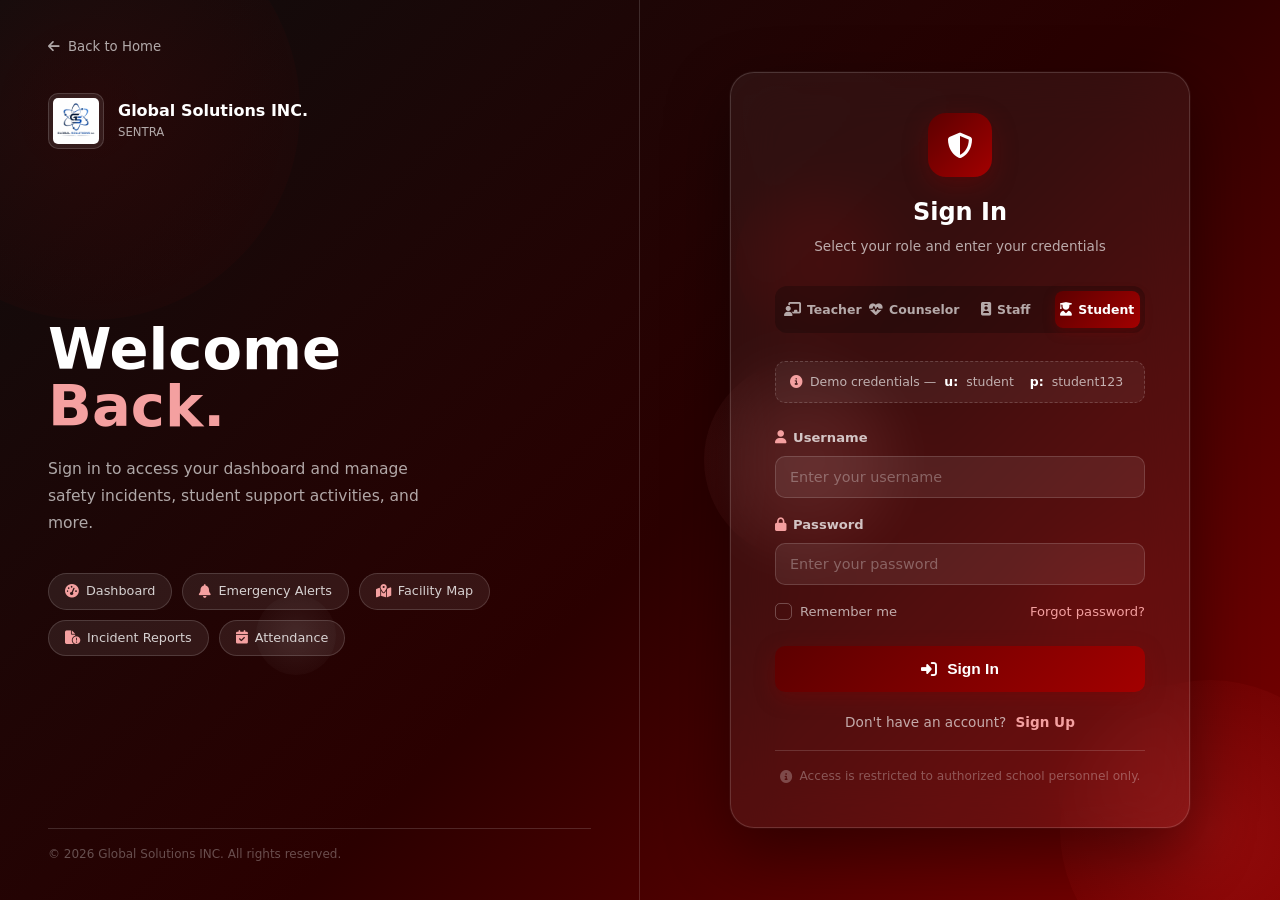
<file: login.html>
<!DOCTYPE html>
<html lang="en">
<head>
  <meta charset="UTF-8" />
  <meta name="viewport" content="width=device-width, initial-scale=1.0" />
  <title>Login — SENTRA</title>
  <link rel="stylesheet" href="styles.css" />
  <link rel="stylesheet" href="https://cdnjs.cloudflare.com/ajax/libs/font-awesome/6.5.0/css/all.min.css" />
</head>
<body class="auth-page login-page">

  <div class="bg-layer">
    <div class="particle p1"></div>
    <div class="particle p2"></div>
    <div class="particle p3"></div>
    <div class="particle p4"></div>
    <div class="particle p5"></div>
    <div class="particle p6"></div>
  </div>

  <div class="login-wrapper">

    <div class="left-panel">
      <a href="index.html" class="back-link">
        <i class="fas fa-arrow-left"></i> Back to Home
      </a>

      <div class="brand">
        <img src="Global Solutions INC..jpg" alt="Global Solutions INC." class="brand-logo" />
        <div class="brand-text">
          <span class="brand-name">Global Solutions INC.</span>
          <span class="brand-tagline">SENTRA</span>
        </div>
      </div>

      <div class="left-body">
        <h1>Welcome<br /><span>Back.</span></h1>
        <p>Sign in to access your dashboard and manage safety incidents, student support activities, and more.</p>

        <div class="feature-pills">
          <div class="pill"><i class="fas fa-gauge-high"></i> Dashboard</div>
          <div class="pill"><i class="fas fa-bell"></i> Emergency Alerts</div>
          <div class="pill"><i class="fas fa-map-location-dot"></i> Facility Map</div>
          <div class="pill"><i class="fas fa-file-circle-exclamation"></i> Incident Reports</div>
          <div class="pill"><i class="fas fa-calendar-check"></i> Attendance</div>
        </div>
      </div>

      <div class="left-footer">
        &copy; 2026 Global Solutions INC. All rights reserved.
      </div>
    </div>

    <div class="right-panel">
      <div class="login-card">

        <div class="card-header">
          <div class="lock-icon">
            <i class="fas fa-shield-halved"></i>
          </div>
          <h2>Sign In</h2>
          <p>Select your role and enter your credentials</p>
        </div>

        <div class="role-tabs">
          <input type="radio" name="role_tab" id="tab_admin"     class="tab-radio" />
          <input type="radio" name="role_tab" id="tab_teacher"   class="tab-radio" />
          <input type="radio" name="role_tab" id="tab_counselor" class="tab-radio" />
          <input type="radio" name="role_tab" id="tab_staff"     class="tab-radio" />
          <input type="radio" name="role_tab" id="tab_student"   class="tab-radio" checked />

          <label for="tab_admin"     class="role-tab"><i class="fas fa-user-shield"></i> Admin</label>
          <label for="tab_teacher"   class="role-tab"><i class="fas fa-chalkboard-teacher"></i> Teacher</label>
          <label for="tab_counselor" class="role-tab"><i class="fas fa-heart-pulse"></i> Counselor</label>
          <label for="tab_staff"     class="role-tab"><i class="fas fa-id-badge"></i> Staff</label>
          <label for="tab_student"   class="role-tab"><i class="fas fa-user-graduate"></i> Student</label>
        </div>

        <div class="demo-hint" id="demoHint"></div>

        <form class="login-form" id="loginForm" action="#" method="post">

          <div class="input-group">
            <label for="username">
              <i class="fas fa-user"></i> Username
            </label>
            <div class="input-wrap">
              <input type="text" id="username" name="username" placeholder="Enter your username" autocomplete="username" />
            </div>
          </div>

          <div class="input-group">
            <label for="password">
              <i class="fas fa-lock"></i> Password
            </label>
            <div class="input-wrap">
              <input type="password" id="password" name="password" placeholder="Enter your password" autocomplete="current-password" />
            </div>
          </div>

          <div class="form-options">
            <label class="remember-label">
              <input type="checkbox" name="remember" />
              <span class="custom-checkbox"></span>
              Remember me
            </label>
            <a href="#" class="forgot-link">Forgot password?</a>
          </div>

          <button type="submit" class="btn-login">
            <i class="fas fa-right-to-bracket"></i> Sign In
          </button>

          <div class="login-error" id="loginError"></div>

        </form>

        <div class="signup-prompt">
          Don't have an account?
          <a href="signup.html" class="signup-link">Sign Up</a>
        </div>

        <div class="card-footer-note">
          <i class="fas fa-circle-info"></i>
          Access is restricted to authorized school personnel only.
        </div>

      </div>
    </div>

  </div>

  <script>
    // Hard-coded demo accounts (front-end only)
    const demoAccounts = {
      admin:   { username: 'admin',   password: 'admin123',   name: 'School Administrator', dashboard: 'admin-dashboard.html' },
      student: { username: 'student', password: 'student123', name: 'Juan dela Cruz',       dashboard: 'student-dashboard.html' }
    };

    const roleMap = {
      tab_admin: 'admin',
      tab_teacher: 'teacher',
      tab_counselor: 'counselor',
      tab_staff: 'staff',
      tab_student: 'student'
    };

    function getSelectedRole() {
      const checked = document.querySelector('input[name="role_tab"]:checked');
      return roleMap[checked.id];
    }

    function updateDemoHint() {
      const role = getSelectedRole();
      const hint = document.getElementById('demoHint');
      if (demoAccounts[role]) {
        const a = demoAccounts[role];
        hint.innerHTML = '<i class="fas fa-circle-info"></i> Demo credentials &mdash; <strong>u:</strong> ' + a.username + ' &nbsp; <strong>p:</strong> ' + a.password;
      } else {
        hint.innerHTML = '<i class="fas fa-circle-info"></i> Demo access is available for the <strong>Student</strong> role only.';
      }
    }

    document.querySelectorAll('input[name="role_tab"]').forEach(function (r) {
      r.addEventListener('change', updateDemoHint);
    });
    updateDemoHint();

    document.getElementById('loginForm').addEventListener('submit', function (e) {
      e.preventDefault();
      const role = getSelectedRole();
      const username = document.getElementById('username').value.trim();
      const password = document.getElementById('password').value;
      const errEl = document.getElementById('loginError');
      errEl.textContent = '';

      // Secret admin login — admin credentials work from any selected role tab
      if (username === demoAccounts.admin.username && password === demoAccounts.admin.password) {
        sessionStorage.setItem('sentra_user', JSON.stringify({ role: 'admin', name: demoAccounts.admin.name, username: demoAccounts.admin.username }));
        window.location.href = demoAccounts.admin.dashboard;
        return;
      }

      if (!demoAccounts[role]) {
        errEl.textContent = 'Demo access is currently available for the Student role only.';
        return;
      }
      const acct = demoAccounts[role];
      if (username === acct.username && password === acct.password) {
        sessionStorage.setItem('sentra_user', JSON.stringify({ role: role, name: acct.name, username: acct.username }));
        window.location.href = acct.dashboard;
      } else {
        errEl.textContent = 'Invalid username or password. Please check the demo credentials.';
      }
    });
  </script>

</body>
</html>
</file>
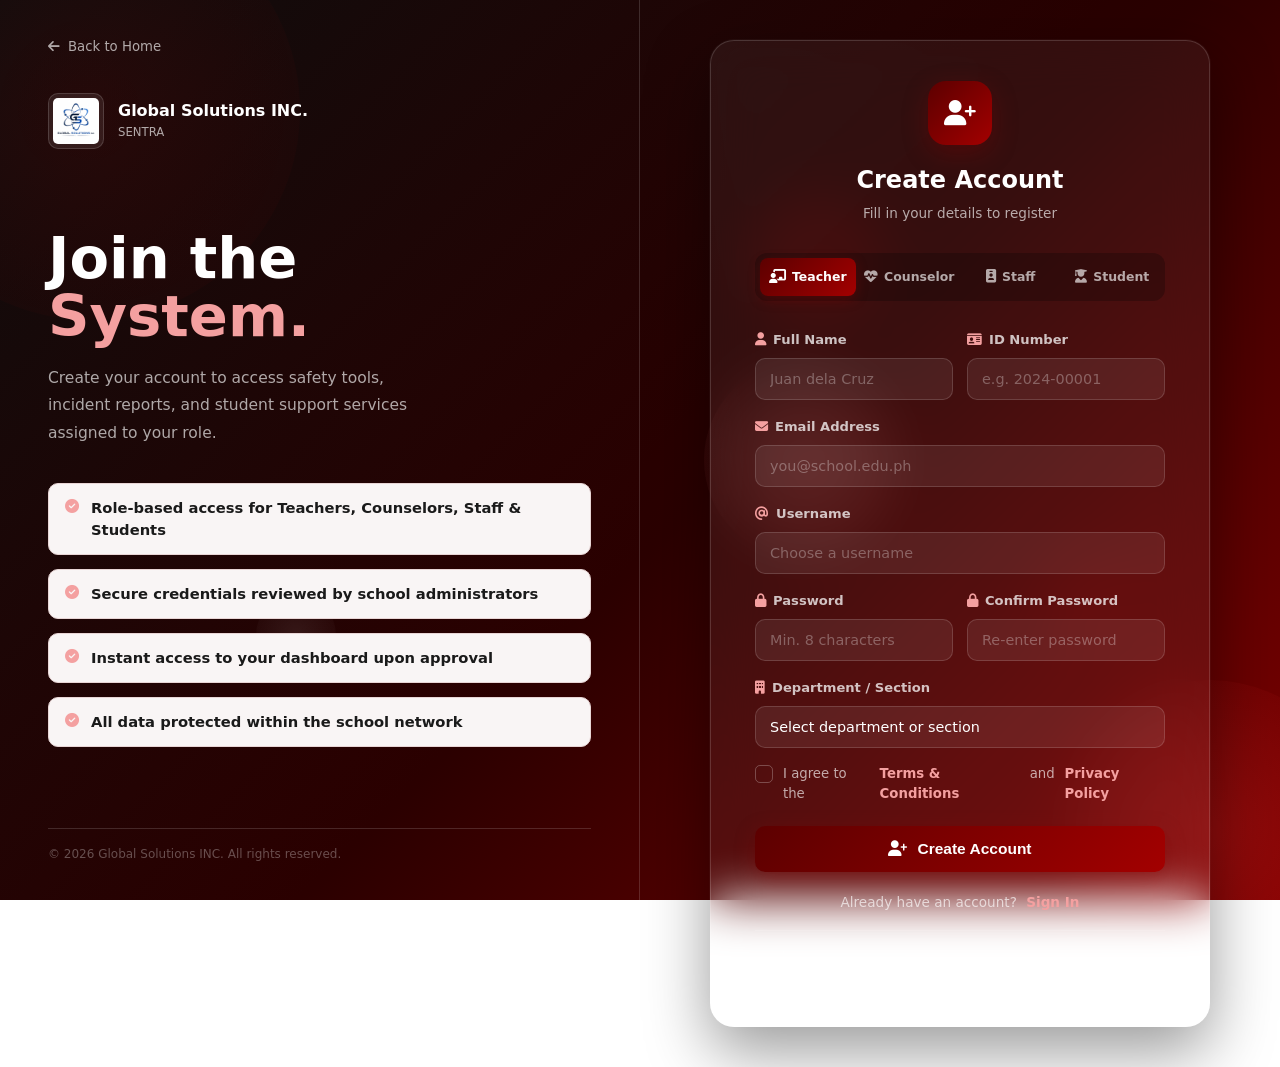
<file: signup.html>
<!DOCTYPE html>
<html lang="en">
<head>
  <meta charset="UTF-8" />
  <meta name="viewport" content="width=device-width, initial-scale=1.0" />
  <title>Sign Up — SENTRA</title>
  <link rel="stylesheet" href="styles.css" />
  <link rel="stylesheet" href="https://cdnjs.cloudflare.com/ajax/libs/font-awesome/6.5.0/css/all.min.css" />
</head>
<body class="auth-page">

  <div class="bg-layer">
    <div class="particle p1"></div>
    <div class="particle p2"></div>
    <div class="particle p3"></div>
    <div class="particle p4"></div>
    <div class="particle p5"></div>
    <div class="particle p6"></div>
  </div>

  <div class="signup-wrapper">

    <div class="left-panel">
      <a href="index.html" class="back-link">
        <i class="fas fa-arrow-left"></i> Back to Home
      </a>

      <div class="brand">
        <img src="Global Solutions INC..jpg" alt="Global Solutions INC." class="brand-logo" />
        <div class="brand-text">
          <span class="brand-name">Global Solutions INC.</span>
          <span class="brand-tagline">SENTRA</span>
        </div>
      </div>

      <div class="left-body">
        <h1>Join the<br /><span>System.</span></h1>
        <p>Create your account to access safety tools, incident reports, and student support services assigned to your role.</p>

        <div class="info-list">
          <div class="info-item">
            <i class="fas fa-circle-check"></i>
            <span>Role-based access for Teachers, Counselors, Staff &amp; Students</span>
          </div>
          <div class="info-item">
            <i class="fas fa-circle-check"></i>
            <span>Secure credentials reviewed by school administrators</span>
          </div>
          <div class="info-item">
            <i class="fas fa-circle-check"></i>
            <span>Instant access to your dashboard upon approval</span>
          </div>
          <div class="info-item">
            <i class="fas fa-circle-check"></i>
            <span>All data protected within the school network</span>
          </div>
        </div>
      </div>

      <div class="left-footer">
        &copy; 2026 Global Solutions INC. All rights reserved.
      </div>
    </div>

    <div class="right-panel">
      <div class="signup-card">

        <div class="card-header">
          <div class="signup-icon">
            <i class="fas fa-user-plus"></i>
          </div>
          <h2>Create Account</h2>
          <p>Fill in your details to register</p>
        </div>

        <div class="role-tabs">
          <input type="radio" name="role_tab" id="tab_teacher"   class="tab-radio" checked />
          <input type="radio" name="role_tab" id="tab_counselor" class="tab-radio" />
          <input type="radio" name="role_tab" id="tab_staff"     class="tab-radio" />
          <input type="radio" name="role_tab" id="tab_student"   class="tab-radio" />

          <label for="tab_teacher"   class="role-tab"><i class="fas fa-chalkboard-teacher"></i> Teacher</label>
          <label for="tab_counselor" class="role-tab"><i class="fas fa-heart-pulse"></i> Counselor</label>
          <label for="tab_staff"     class="role-tab"><i class="fas fa-id-badge"></i> Staff</label>
          <label for="tab_student"   class="role-tab"><i class="fas fa-user-graduate"></i> Student</label>
        </div>

        <form class="signup-form" action="#" method="post">

          <div class="form-row">
            <div class="input-group">
              <label for="fullname">
                <i class="fas fa-user"></i> Full Name
              </label>
              <div class="input-wrap">
                <input type="text" id="fullname" name="fullname" placeholder="Juan dela Cruz" />
              </div>
            </div>
            <div class="input-group">
              <label for="idnumber">
                <i class="fas fa-id-card"></i> ID Number
              </label>
              <div class="input-wrap">
                <input type="text" id="idnumber" name="idnumber" placeholder="e.g. 2024-00001" />
              </div>
            </div>
          </div>

          <div class="input-group">
            <label for="email">
              <i class="fas fa-envelope"></i> Email Address
            </label>
            <div class="input-wrap">
              <input type="email" id="email" name="email" placeholder="you@school.edu.ph" />
            </div>
          </div>

          <div class="input-group">
            <label for="username">
              <i class="fas fa-at"></i> Username
            </label>
            <div class="input-wrap">
              <input type="text" id="username" name="username" placeholder="Choose a username" autocomplete="username" />
            </div>
          </div>

          <div class="form-row">
            <div class="input-group">
              <label for="password">
                <i class="fas fa-lock"></i> Password
              </label>
              <div class="input-wrap">
                <input type="password" id="password" name="password" placeholder="Min. 8 characters" autocomplete="new-password" />
              </div>
            </div>
            <div class="input-group">
              <label for="confirm_password">
                <i class="fas fa-lock"></i> Confirm Password
              </label>
              <div class="input-wrap">
                <input type="password" id="confirm_password" name="confirm_password" placeholder="Re-enter password" autocomplete="new-password" />
              </div>
            </div>
          </div>

          <div class="input-group">
            <label for="department">
              <i class="fas fa-building"></i> Department / Section
            </label>
            <div class="input-wrap">
              <select id="department" name="department">
                <option value="" disabled selected>Select department or section</option>
                <option>Administration Office</option>
                <option>Guidance &amp; Counseling</option>
                <option>Science Department</option>
                <option>Mathematics Department</option>
                <option>English Department</option>
                <option>Filipino Department</option>
                <option>Social Studies Department</option>
                <option>Physical Education</option>
                <option>ICT Department</option>
                <option>Other</option>
              </select>
            </div>
          </div>

          <label class="terms-label">
            <input type="checkbox" name="agree_terms" />
            <span class="custom-checkbox"></span>
            I agree to the
            <a href="#" class="terms-link">Terms &amp; Conditions</a>
            and
            <a href="#" class="terms-link">Privacy Policy</a>
          </label>

          <button type="submit" class="btn-signup">
            <i class="fas fa-user-plus"></i> Create Account
          </button>

        </form>

        <div class="signin-prompt">
          Already have an account?
          <a href="login.html" class="signin-link">Sign In</a>
        </div>

        <div class="card-footer-note">
          <i class="fas fa-circle-info"></i>
          New accounts require administrator approval before access is granted.
        </div>

      </div>
    </div>

  </div>

</body>
</html>
</file>
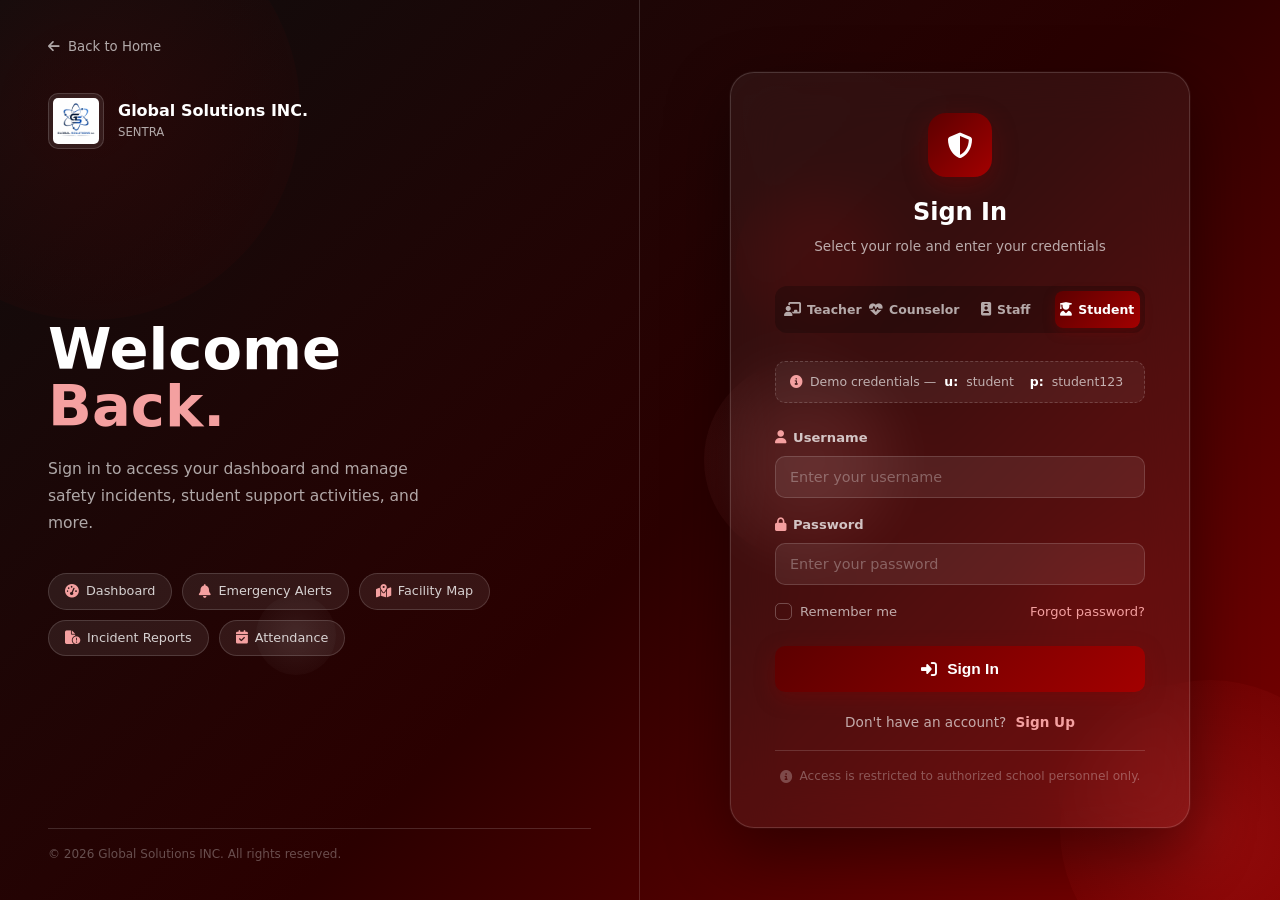
<file: student-dashboard.html>
<!DOCTYPE html>
<html lang="en">
<head>
  <meta charset="UTF-8" />
  <meta name="viewport" content="width=device-width, initial-scale=1.0" />
  <title>Student Dashboard — SENTRA</title>
  <link rel="stylesheet" href="styles.css" />
  <link rel="stylesheet" href="https://cdnjs.cloudflare.com/ajax/libs/font-awesome/6.5.0/css/all.min.css" />
</head>
<body class="dash-page">
  <div class="dash-layout">

    <aside class="dash-sidebar" id="dashSidebar">
      <div class="dash-brand">
        <img src="Global Solutions INC..jpg" alt="Global Solutions INC." />
        <div class="dash-brand-text">
          <span class="dash-brand-name">Global Solutions INC.</span>
          <span class="dash-brand-tag">SENTRA</span>
        </div>
      </div>
      <nav class="dash-nav" id="dashNav">
        <div class="dash-nav-section">Main</div>
        <a class="dash-nav-item active" data-section="overview"><i class="fas fa-gauge-high"></i> Overview</a>
        <div class="dash-nav-section">Student Services</div>
        <a class="dash-nav-item" data-section="info"><i class="fas fa-id-card"></i> My Information</a>
        <a class="dash-nav-item" data-section="attendance"><i class="fas fa-calendar-check"></i> Attendance</a>
        <a class="dash-nav-item" data-section="incidents"><i class="fas fa-file-circle-exclamation"></i> Safety Incidents</a>
        <a class="dash-nav-item" data-section="support"><i class="fas fa-hand-holding-heart"></i> Support Services</a>
        <div class="dash-nav-section">Campus Tools</div>
        <a class="dash-nav-item" data-section="emergency"><i class="fas fa-bell"></i> Emergency Alert</a>
        <a class="dash-nav-item" data-section="facility"><i class="fas fa-map-location-dot"></i> Facility Map</a>
      </nav>
      <div class="dash-sidebar-footer">
        <a href="login.html" class="dash-logout" id="logoutBtn"><i class="fas fa-right-from-bracket"></i> Logout</a>
      </div>
    </aside>
    <div class="dash-backdrop" id="dashBackdrop"></div>

    <div class="dash-main">
      <header class="dash-topbar">
        <button class="dash-menu-toggle" id="menuToggle"><i class="fas fa-bars"></i></button>
        <div class="dash-page-title" id="pageTitle">Overview <small>Student Dashboard</small></div>
        <div class="dash-user">
          <div class="dash-user-info">
            <span class="dash-user-name" id="userName">Juan dela Cruz</span>
            <span class="dash-user-role">Student &bull; 2024-00123</span>
          </div>
          <div class="dash-avatar">JD</div>
        </div>
      </header>

      <main class="dash-content">

        <!-- OVERVIEW -->
        <section class="section-panel active" id="overview">
          <div class="dash-welcome">
            <h2>Welcome back, Juan! 👋</h2>
            <p>Here's a snapshot of your school record for this semester.</p>
          </div>
          <div class="stat-grid">
            <div class="stat-card">
              <div class="stat-card-ico maroon"><i class="fas fa-id-card"></i></div>
              <div class="stat-card-body"><small>Student ID</small><strong>2024-00123</strong></div>
            </div>
            <div class="stat-card">
              <div class="stat-card-ico green"><i class="fas fa-calendar-check"></i></div>
              <div class="stat-card-body"><small>Attendance Rate</small><strong>95%</strong></div>
            </div>
            <div class="stat-card">
              <div class="stat-card-ico orange"><i class="fas fa-hand-holding-heart"></i></div>
              <div class="stat-card-body"><small>Active Support</small><strong>1</strong></div>
            </div>
            <div class="stat-card">
              <div class="stat-card-ico red"><i class="fas fa-triangle-exclamation"></i></div>
              <div class="stat-card-body"><small>Open Incidents</small><strong>0</strong></div>
            </div>
          </div>

          <div class="panel-card">
            <div class="panel-card-header">
              <div class="panel-card-title"><i class="fas fa-id-card"></i> Student Information Summary</div>
              <button class="btn-soft btn-sm" onclick="showSection('info')"><i class="fas fa-eye"></i> View Full Record</button>
            </div>
            <div class="info-grid" id="overviewInfo"></div>
          </div>
        </section>

        <!-- MY INFORMATION (Student Information Management) -->
        <section class="section-panel" id="info">
          <div class="panel-card">
            <div class="panel-card-header">
              <div class="panel-card-title"><i class="fas fa-id-card"></i> Student Information Management</div>
              <button class="btn-maroon btn-sm" id="editInfoBtn"><i class="fas fa-pen"></i> Edit Information</button>
            </div>
            <p class="dash-muted-intro">Records and manages essential student information needed for safety monitoring, attendance tracking, and student support services.</p>
            <div id="infoContainer"></div>
          </div>
        </section>

        <!-- ATTENDANCE -->
        <section class="section-panel" id="attendance">
          <div class="placeholder-panel">
            <div class="ph-icon"><i class="fas fa-calendar-check"></i></div>
            <h3>Semester Attendance Monitoring</h3>
            <p>Records and monitors your attendance throughout the semester — including present, absent, and tardy statuses — and generates attendance summaries.</p>
            <span class="ph-soon">Coming Soon</span>
          </div>
        </section>

        <!-- SAFETY INCIDENTS -->
        <section class="section-panel" id="incidents">
          <div class="placeholder-panel">
            <div class="ph-icon"><i class="fas fa-file-circle-exclamation"></i></div>
            <h3>Safety Incident Reporting &amp; Monitoring</h3>
            <p>View safety incidents recorded on campus and track the actions taken in response to each report.</p>
            <span class="ph-soon">Coming Soon</span>
          </div>
        </section>

        <!-- SUPPORT SERVICES -->
        <section class="section-panel" id="support">
          <div class="placeholder-panel">
            <div class="ph-icon"><i class="fas fa-hand-holding-heart"></i></div>
            <h3>Student Support Services</h3>
            <p>Records student support activities such as academic assistance and guidance referrals assigned to you by school personnel.</p>
            <span class="ph-soon">Coming Soon</span>
          </div>
        </section>

        <!-- EMERGENCY ALERT -->
        <section class="section-panel" id="emergency">
          <div class="panel-card" style="max-width:580px;margin:0 auto;text-align:center;">
            <div class="ph-icon" style="background:#f9e5e5;color:var(--maroon-dark);"><i class="fas fa-bell"></i></div>
            <h3 style="font-size:1.3rem;margin-bottom:8px;color:var(--text);">Emergency Alert</h3>
            <p style="color:var(--muted);margin-bottom:20px;font-size:.9rem;line-height:1.65;">Trigger an instant emergency notification to school management for fast on-campus response. Use only in real emergencies.</p>
            <button class="btn-maroon" id="emergencyBtn" style="padding:14px 28px;font-size:1rem;"><i class="fas fa-bell"></i> Trigger Emergency Alert</button>
            <div id="emergencyMsg" style="margin-top:16px;font-size:.86rem;font-weight:600;color:#006644;"></div>
          </div>
        </section>

        <!-- FACILITY MAP -->
        <section class="section-panel" id="facility">
          <div class="panel-card">
            <div class="panel-card-header">
              <div class="panel-card-title"><i class="fas fa-map-location-dot"></i> Facility Mapping</div>
            </div>
            <p style="color:var(--muted);margin-bottom:16px;font-size:.9rem;line-height:1.65;">An interactive virtual diagram of the school premises that pinpoints the exact location of reported incidents or ongoing emergencies.</p>
            <img src="blueprint.svg" alt="School Facility Map" style="width:100%;border:1px solid var(--border);border-radius:12px;background:#fff;" />
          </div>
        </section>

      </main>
    </div>
  </div>

  <!-- Edit Info Modal -->
  <div class="modal-overlay" id="editModal">
    <div class="modal">
      <div class="modal-header">
        <h3><i class="fas fa-pen"></i> Edit My Information</h3>
        <button class="modal-close" data-close-modal><i class="fas fa-xmark"></i></button>
      </div>
      <div class="modal-body" id="editModalBody"></div>
      <div class="modal-footer">
        <button class="btn-soft btn-sm" data-close-modal>Cancel</button>
        <button class="btn-maroon btn-sm" id="saveInfoBtn"><i class="fas fa-check"></i> Save Changes</button>
      </div>
    </div>
  </div>

  <script>
    // --- Auth guard ---
    (function () {
      const user = sessionStorage.getItem('sentra_user');
      if (!user) { window.location.href = 'login.html'; return; }
      const u = JSON.parse(user);
      if (u.role !== 'student') {
        window.location.href = u.role === 'admin' ? 'admin-dashboard.html' : 'login.html';
      }
    })();

    // --- Student profile data ---
    const profile = {
      personal: {
        fullName: 'Juan dela Cruz', studentId: '2024-00123', dob: 'March 12, 2006',
        gender: 'Male', nationality: 'Filipino', address: '14 Mabini St., Brgy. Rizal, Quezon City'
      },
      contact: {
        email: 'juan.delacruz@sentra.edu.ph', phone: '0917-123-4567',
        guardianName: 'Mrs. Maria dela Cruz (Mother)', guardianPhone: '0917-765-4321'
      },
      academic: {
        program: 'Senior High School — STEM Strand', yearLevel: 'Grade 11', section: 'Rizal',
        department: 'Science Department', adviser: 'Mr. Antonio Reyes', status: 'Enrolled'
      },
      safety: {
        bloodType: 'O+', allergies: 'None', medicalConditions: 'Asthma (mild)',
        emergencyContactName: 'Mrs. Maria dela Cruz', emergencyContactRelation: 'Mother', emergencyContactPhone: '0917-765-4321'
      },
      attendance: { present: 96, absent: 2, tardy: 3, rate: '95.0%' },
      support: { counselor: 'Ms. Clara Santos', activeActivities: 1, lastSession: 'October 10, 2026' }
    };

    function infoItem(label, value) {
      return '<div class="info-item"><label>' + label + '</label><span>' + value + '</span></div>';
    }

    const infoContainer = document.getElementById('infoContainer');
    const overviewInfo = document.getElementById('overviewInfo');

    function renderInfo() {
      const p = profile.personal, c = profile.contact, a = profile.academic, s = profile.safety, at = profile.attendance, su = profile.support;
      infoContainer.innerHTML =
        '<div class="info-section-title"><i class="fas fa-user"></i> Personal Information</div>' +
        '<div class="info-grid">' +
          infoItem('Full Name', p.fullName) + infoItem('Student ID', p.studentId) +
          infoItem('Date of Birth', p.dob) + infoItem('Gender', p.gender) +
          infoItem('Nationality', p.nationality) + infoItem('Home Address', p.address) +
        '</div>' +
        '<div class="info-section-title"><i class="fas fa-address-book"></i> Contact &amp; Guardian</div>' +
        '<div class="info-grid">' +
          infoItem('Email', c.email) + infoItem('Phone', c.phone) +
          infoItem('Guardian', c.guardianName) + infoItem('Guardian Phone', c.guardianPhone) +
        '</div>' +
        '<div class="info-section-title"><i class="fas fa-graduation-cap"></i> Academic Information</div>' +
        '<div class="info-grid">' +
          infoItem('Program / Course', a.program) + infoItem('Year Level', a.yearLevel) +
          infoItem('Section', a.section) + infoItem('Department', a.department) +
          infoItem('Adviser', a.adviser) + infoItem('Enrollment Status', '<span class="badge badge-active">' + a.status + '</span>') +
        '</div>' +
        '<div class="info-section-title"><i class="fas fa-shield-heart"></i> Safety &amp; Medical Information</div>' +
        '<div class="info-grid">' +
          infoItem('Blood Type', s.bloodType) + infoItem('Allergies', s.allergies) +
          infoItem('Medical Conditions', s.medicalConditions) + infoItem('Emergency Contact', s.emergencyContactName) +
          infoItem('Relationship', s.emergencyContactRelation) + infoItem('Emergency Phone', s.emergencyContactPhone) +
        '</div>' +
        '<div class="info-section-title"><i class="fas fa-calendar-check"></i> Attendance Summary</div>' +
        '<div class="info-grid">' +
          infoItem('Days Present', at.present) + infoItem('Days Absent', at.absent) +
          infoItem('Days Tardy', at.tardy) + infoItem('Attendance Rate', at.rate) +
        '</div>' +
        '<div class="info-section-title"><i class="fas fa-hand-holding-heart"></i> Support Services</div>' +
        '<div class="info-grid">' +
          infoItem('Assigned Counselor', su.counselor) + infoItem('Active Support Activities', su.activeActivities) +
          infoItem('Last Session', su.lastSession) +
        '</div>';

      overviewInfo.innerHTML =
        infoItem('Full Name', p.fullName) + infoItem('Student ID', p.studentId) +
        infoItem('Program', a.program) + infoItem('Year &amp; Section', a.yearLevel + ' - ' + a.section) +
        infoItem('Guardian', c.guardianName) + infoItem('Emergency Phone', s.emergencyContactPhone);
    }
    renderInfo();

    // --- Edit modal ---
    const editModal = document.getElementById('editModal');
    const editModalBody = document.getElementById('editModalBody');

    function openEditModal() {
      const c = profile.contact, s = profile.safety, p = profile.personal;
      editModalBody.innerHTML =
        '<div class="info-section-title" style="margin-top:0;"><i class="fas fa-address-book"></i> Contact &amp; Guardian</div>' +
        '<div class="field-row">' +
          '<div class="field"><label>Email</label><input id="f_email" value="' + c.email + '"></div>' +
          '<div class="field"><label>Phone</label><input id="f_phone" value="' + c.phone + '"></div>' +
        '</div>' +
        '<div class="field-row">' +
          '<div class="field"><label>Guardian Name</label><input id="f_guardian" value="' + c.guardianName + '"></div>' +
          '<div class="field"><label>Guardian Phone</label><input id="f_guardianPhone" value="' + c.guardianPhone + '"></div>' +
        '</div>' +
        '<div class="field"><label>Home Address</label><input id="f_address" value="' + p.address + '"></div>' +
        '<div class="info-section-title"><i class="fas fa-shield-heart"></i> Safety &amp; Medical</div>' +
        '<div class="field-row">' +
          '<div class="field"><label>Blood Type</label><input id="f_blood" value="' + s.bloodType + '"></div>' +
          '<div class="field"><label>Allergies</label><input id="f_allergies" value="' + s.allergies + '"></div>' +
        '</div>' +
        '<div class="field"><label>Medical Conditions</label><input id="f_medical" value="' + s.medicalConditions + '"></div>' +
        '<div class="field-row">' +
          '<div class="field"><label>Emergency Contact Name</label><input id="f_ecName" value="' + s.emergencyContactName + '"></div>' +
          '<div class="field"><label>Relationship</label><input id="f_ecRel" value="' + s.emergencyContactRelation + '"></div>' +
        '</div>' +
        '<div class="field"><label>Emergency Contact Phone</label><input id="f_ecPhone" value="' + s.emergencyContactPhone + '"></div>';
      editModal.classList.add('open');
    }

    function val(id) { const el = document.getElementById(id); return el ? el.value.trim() : ''; }

    document.getElementById('editInfoBtn').addEventListener('click', openEditModal);
    document.getElementById('saveInfoBtn').addEventListener('click', function () {
      profile.contact.email = val('f_email');
      profile.contact.phone = val('f_phone');
      profile.contact.guardianName = val('f_guardian');
      profile.contact.guardianPhone = val('f_guardianPhone');
      profile.personal.address = val('f_address');
      profile.safety.bloodType = val('f_blood');
      profile.safety.allergies = val('f_allergies');
      profile.safety.medicalConditions = val('f_medical');
      profile.safety.emergencyContactName = val('f_ecName');
      profile.safety.emergencyContactRelation = val('f_ecRel');
      profile.safety.emergencyContactPhone = val('f_ecPhone');
      renderInfo();
      editModal.classList.remove('open');
    });

    document.querySelectorAll('[data-close-modal]').forEach(function (b) {
      b.addEventListener('click', function () { editModal.classList.remove('open'); });
    });
    editModal.addEventListener('click', function (e) { if (e.target === editModal) editModal.classList.remove('open'); });

    // --- Navigation ---
    const navItems = document.querySelectorAll('.dash-nav-item');
    const titles = {
      overview: ['Overview', 'Student Dashboard'],
      info: ['My Information', 'Student Information Management'],
      attendance: ['Attendance', 'Semester Attendance Monitoring'],
      incidents: ['Safety Incidents', 'Incident Reporting & Monitoring'],
      support: ['Support Services', 'Student Support Services'],
      emergency: ['Emergency Alert', 'Trigger Emergency Notification'],
      facility: ['Facility Map', 'School Facility Mapping']
    };
    function showSection(id) {
      document.querySelectorAll('.section-panel').forEach(function (s) { s.classList.remove('active'); });
      const panel = document.getElementById(id);
      if (panel) panel.classList.add('active');
      navItems.forEach(function (n) { n.classList.toggle('active', n.dataset.section === id); });
      const t = titles[id] || ['Overview', 'Student Dashboard'];
      document.getElementById('pageTitle').innerHTML = t[0] + ' <small>' + t[1] + '</small>';
      closeSidebar();
      window.scrollTo({ top: 0, behavior: 'smooth' });
    }
    navItems.forEach(function (n) {
      n.addEventListener('click', function (e) { e.preventDefault(); showSection(n.dataset.section); });
    });

    // --- Sidebar mobile toggle ---
    const sidebar = document.getElementById('dashSidebar');
    const backdrop = document.getElementById('dashBackdrop');
    function closeSidebar() { sidebar.classList.remove('open'); backdrop.classList.remove('active'); }
    document.getElementById('menuToggle').addEventListener('click', function () {
      sidebar.classList.add('open'); backdrop.classList.add('active');
    });
    backdrop.addEventListener('click', closeSidebar);

    // --- Emergency alert ---
    document.getElementById('emergencyBtn').addEventListener('click', function () {
      document.getElementById('emergencyMsg').innerHTML =
        '<i class="fas fa-circle-check"></i> Emergency alert sent. School management has been notified of your location. Stay safe — help is on the way.';
    });

    // --- Logout ---
    document.getElementById('logoutBtn').addEventListener('click', function (e) {
      e.preventDefault();
      sessionStorage.removeItem('sentra_user');
      window.location.href = 'login.html';
    });
  </script>
</body>
</html>
</file>
<file: styles.css>
*, *::before, *::after { box-sizing: border-box; margin: 0; padding: 0; }

:root {
  --maroon:        #800000;
  --maroon-dark:   #5c0000;
  --maroon-light:  #a30000;
  --maroon-faint:  #fdf2f2;
  --maroon-subtle: #f5e0e0;
  --maroon-glow:   rgba(128,0,0,.35);
  --black:         #0d0d0d;
  --black-soft:    #1a1a1a;
  --white:         #ffffff;
  --bg:            #f9f5f5;
  --surface:       #ffffff;
  --text:          #1a1a1a;
  --muted:         #5a3c3c;
  --border:        #e8d5d5;
  --border-glass:  rgba(255,255,255,.15);
  --text-light:    rgba(255,255,255,.65);
  --radius:        12px;
  --shadow-sm:     0 1px 3px rgba(0,0,0,.08);
  --shadow:        0 4px 16px rgba(128,0,0,.12);
  --shadow-lg:     0 12px 40px rgba(128,0,0,.18);
  --transition:    .25s ease;
  --nav-h:         72px;
}

html { scroll-behavior: smooth; }

body {
  font-family: 'Segoe UI', system-ui, -apple-system, sans-serif;
  color: var(--text);
  background: var(--bg);
  line-height: 1.6;
}

a   { text-decoration: none; color: inherit; }
ul  { list-style: none; }
img { max-width: 100%; display: block; }
sup { font-size: .6em; }

.container {
  max-width: 1160px;
  margin: 0 auto;
  padding: 0 24px;
}

.section { padding: 96px 0; }

.section-label {
  display: inline-block;
  font-size: .75rem;
  font-weight: 700;
  letter-spacing: .1em;
  text-transform: uppercase;
  color: var(--maroon);
  background: var(--maroon-subtle);
  border: 1px solid #d9a0a0;
  border-radius: 999px;
  padding: 4px 14px;
  margin-bottom: 16px;
}

.section-title {
  font-size: clamp(1.75rem, 3vw, 2.5rem);
  font-weight: 800;
  color: var(--text);
  margin-bottom: 48px;
  line-height: 1.2;
}

.accent { color: var(--maroon); }

.btn {
  display: inline-flex;
  align-items: center;
  gap: 8px;
  padding: 10px 22px;
  border-radius: 8px;
  font-size: .9rem;
  font-weight: 600;
  cursor: pointer;
  border: 2px solid transparent;
  transition: all var(--transition);
  white-space: nowrap;
}

.btn-primary { background: var(--maroon); color: var(--white); border-color: var(--maroon); }
.btn-primary:hover {
  background: var(--maroon-dark);
  border-color: var(--maroon-dark);
  transform: translateY(-1px);
  box-shadow: 0 4px 12px var(--maroon-glow);
}

.btn-outline { background: transparent; color: var(--maroon); border-color: var(--maroon); }
.btn-outline:hover { background: var(--maroon); color: var(--white); }

.btn-ghost { background: rgba(255,255,255,.15); color: var(--white); border-color: rgba(255,255,255,.4); backdrop-filter: blur(4px); }
.btn-ghost:hover { background: rgba(255,255,255,.25); }

.btn-lg    { padding: 14px 30px; font-size: 1rem; }
.btn-block { width: 100%; justify-content: center; }

.navbar {
  position: fixed;
  top: 0; left: 0; right: 0;
  height: var(--nav-h);
  z-index: 1000;
  background: rgba(255,255,255,.92);
  backdrop-filter: blur(12px);
  border-bottom: 1px solid var(--border);
  transition: box-shadow var(--transition);
}

.nav-container {
  max-width: 1160px;
  margin: 0 auto;
  padding: 0 24px;
  height: 100%;
  display: flex;
  align-items: center;
  gap: 32px;
}

.nav-logo {
  display: flex;
  align-items: center;
  gap: 10px;
  font-size: 1rem;
  font-weight: 800;
  color: var(--maroon);
  flex-shrink: 0;
  line-height: 1.2;
}
.nav-logo-img { height: 48px; width: 48px; object-fit: contain; border-radius: 6px; flex-shrink: 0; }

.nav-links { display: flex; align-items: center; gap: 4px; flex: 1; }
.nav-links a {
  padding: 6px 14px;
  border-radius: 6px;
  font-size: .88rem;
  font-weight: 500;
  color: var(--muted);
  transition: all var(--transition);
}
.nav-links a:hover { color: var(--maroon); background: var(--maroon-subtle); }

.nav-actions { display: flex; align-items: center; gap: 10px; flex-shrink: 0; }

.hamburger {
  display: none;
  flex-direction: column;
  gap: 5px;
  background: none;
  border: none;
  cursor: pointer;
  padding: 4px;
  margin-left: auto;
}
.hamburger span { display: block; width: 24px; height: 2px; background: var(--text); border-radius: 2px; }

.hero {
  min-height: 100vh;
  background: linear-gradient(135deg, #0d0d0d 0%, #3d0000 50%, #800000 100%);
  display: flex;
  align-items: center;
  padding: calc(var(--nav-h) + 48px) 24px 80px;
  position: relative;
  overflow: hidden;
}

.hero::before {
  content: '';
  position: absolute;
  inset: 0;
  background: url("data:image/svg+xml,%3Csvg width='60' height='60' viewBox='0 0 60 60' xmlns='http://www.w3.org/2000/svg'%3E%3Cg fill='none' fill-rule='evenodd'%3E%3Cg fill='%23ffffff' fill-opacity='0.03'%3E%3Cpath d='M36 34v-4h-2v4h-4v2h4v4h2v-4h4v-2h-4zm0-30V0h-2v4h-4v2h4v4h2V6h4V4h-4zM6 34v-4H4v4H0v2h4v4h2v-4h4v-2H6zM6 4V0H4v4H0v2h4v4h2V6h4V4H6z'/%3E%3C/g%3E%3C/g%3E%3C/svg%3E");
}

.hero-overlay { position: absolute; inset: 0; background: radial-gradient(ellipse at 70% 50%, rgba(160,0,0,.2) 0%, transparent 60%); }

.hero-content { position: relative; z-index: 1; max-width: 640px; }

.hero h1 { font-size: clamp(2rem, 5vw, 3.5rem); font-weight: 900; color: var(--white); line-height: 1.1; margin-bottom: 20px; }
.hero h1 .accent { color: #f4a0a0; }

.hero-sub { font-size: 1.05rem; color: #d9b0b0; margin-bottom: 36px; max-width: 540px; line-height: 1.7; }

.hero-cta { display: flex; gap: 14px; flex-wrap: wrap; margin-bottom: 48px; }

.hero-stats { display: flex; align-items: center; gap: 24px; flex-wrap: wrap; }

.stat { text-align: center; }
.stat-num { display: block; font-size: 2rem; font-weight: 900; color: var(--white); line-height: 1; }
.stat-label { font-size: .75rem; color: #c09090; text-transform: uppercase; letter-spacing: .08em; }

.stat-divider { width: 1px; height: 40px; background: rgba(255,255,255,.2); }

.hero-graphic {
  position: absolute;
  right: 8%;
  top: 50%;
  transform: translateY(-50%);
  display: flex;
  flex-direction: column;
  gap: 16px;
  z-index: 1;
}

.hero-card {
  display: flex;
  align-items: center;
  gap: 14px;
  background: rgba(255,255,255,.1);
  backdrop-filter: blur(12px);
  border: 1px solid rgba(255,255,255,.2);
  border-radius: var(--radius);
  padding: 16px 20px;
  color: var(--white);
  min-width: 220px;
  animation: floatUp 3s ease-in-out infinite;
}
.hero-card.card-delay { animation-delay: 1.5s; }
.hero-card i      { font-size: 1.5rem; color: #fbbf24; flex-shrink: 0; }
.hero-card strong { display: block; font-size: .9rem; }
.hero-card small  { color: #f4a0a0; font-size: .75rem; }

@keyframes floatUp {
  0%, 100% { transform: translateY(0); }
  50%       { transform: translateY(-8px); }
}

.about { background: var(--surface); }

.about-grid { display: grid; grid-template-columns: 1fr 1fr; gap: 64px; align-items: start; }

.about-text p      { color: var(--muted); margin-bottom: 16px; font-size: .97rem; line-height: 1.8; }
.about-text strong { color: var(--text); }

.about-cards { display: grid; grid-template-columns: 1fr 1fr; gap: 16px; }

.about-card {
  background: var(--bg);
  border: 1px solid var(--border);
  border-radius: var(--radius);
  padding: 24px;
  transition: all var(--transition);
}
.about-card:hover { border-color: var(--maroon); box-shadow: var(--shadow); transform: translateY(-2px); }
.about-card i  { font-size: 1.5rem; color: var(--maroon); margin-bottom: 12px; }
.about-card h4 { font-size: .9rem; font-weight: 700; margin-bottom: 6px; }
.about-card p  { font-size: .82rem; color: var(--muted); line-height: 1.6; }

.modules { background: var(--bg); }

.modules-grid { display: grid; grid-template-columns: repeat(4, 1fr); gap: 20px; }

.module-card {
  background: var(--surface);
  border: 1px solid var(--border);
  border-radius: var(--radius);
  padding: 28px 24px;
  display: flex;
  flex-direction: column;
  gap: 16px;
  transition: all var(--transition);
}
.module-card:hover { border-color: var(--maroon); box-shadow: var(--shadow-lg); transform: translateY(-4px); }

.module-icon {
  width: 52px;
  height: 52px;
  background: var(--maroon-subtle);
  border-radius: 14px;
  display: flex;
  align-items: center;
  justify-content: center;
  font-size: 1.3rem;
  color: var(--maroon);
  flex-shrink: 0;
}

.module-body h3 { font-size: .97rem; font-weight: 700; margin-bottom: 8px; color: var(--text); }
.module-body p  { font-size: .83rem; color: var(--muted); line-height: 1.65; }

.features { background: var(--surface); }

.features-grid { display: grid; grid-template-columns: repeat(3, 1fr); gap: 24px; }

.feature-card {
  background: var(--bg);
  border: 1px solid var(--border);
  border-radius: var(--radius);
  padding: 32px 28px;
  transition: all var(--transition);
}
.feature-card:hover { box-shadow: var(--shadow-lg); transform: translateY(-4px); border-color: transparent; }

.feature-icon {
  width: 56px;
  height: 56px;
  border-radius: 14px;
  display: flex;
  align-items: center;
  justify-content: center;
  margin-bottom: 20px;
  font-size: 1.4rem;
}

.icon-blue   { background: var(--maroon-subtle); color: var(--maroon); }
.icon-red    { background: #f9e5e5;              color: var(--maroon-dark); }
.icon-green  { background: #f5eded;              color: var(--maroon-light); }
.icon-orange { background: #fdf4e0;              color: #a05000; }
.icon-purple { background: #f2ecf9;              color: #5a0080; }
.icon-teal   { background: #e5f5f4;              color: #006655; }

.feature-card h3 { font-size: 1.05rem; font-weight: 700; margin-bottom: 10px; }
.feature-card p  { font-size: .87rem; color: var(--muted); line-height: 1.7; }

.terms { background: var(--bg); }

.terms-grid { display: grid; grid-template-columns: repeat(2, 1fr); gap: 20px; }

.term-card {
  display: flex;
  align-items: flex-start;
  gap: 18px;
  background: var(--surface);
  border: 1px solid var(--border);
  border-radius: var(--radius);
  padding: 24px;
  transition: all var(--transition);
}
.term-card:hover { border-color: var(--maroon); box-shadow: var(--shadow); }

.term-icon {
  width: 48px;
  height: 48px;
  background: var(--maroon-subtle);
  border-radius: 12px;
  display: flex;
  align-items: center;
  justify-content: center;
  color: var(--maroon);
  font-size: 1.2rem;
  flex-shrink: 0;
}

.term-body h4 { font-size: .95rem; font-weight: 700; margin-bottom: 6px; color: var(--text); }
.term-body p  { font-size: .85rem; color: var(--muted); line-height: 1.65; }

.contact { background: var(--bg); }

.contact-grid { display: grid; grid-template-columns: 1fr 1.5fr; gap: 64px; align-items: start; }

.contact-info { display: flex; flex-direction: column; gap: 24px; }

.contact-item { display: flex; align-items: flex-start; gap: 16px; }
.contact-item i {
  width: 44px;
  height: 44px;
  background: var(--maroon-subtle);
  border-radius: 10px;
  display: flex;
  align-items: center;
  justify-content: center;
  color: var(--maroon);
  font-size: 1rem;
  flex-shrink: 0;
}
.contact-item strong { display: block; font-size: .85rem; font-weight: 700; margin-bottom: 2px; }
.contact-item span   { font-size: .9rem; color: var(--muted); }

.contact-form {
  background: var(--surface);
  border: 1px solid var(--border);
  border-radius: 16px;
  padding: 36px;
}

.form-group { margin-bottom: 18px; }

.contact-form .form-group label { display: block; font-size: .83rem; font-weight: 600; color: var(--text); margin-bottom: 7px; }

.contact-form .form-group input,
.contact-form .form-group textarea {
  width: 100%;
  padding: 11px 14px;
  background: var(--bg);
  border: 1px solid var(--border);
  border-radius: 8px;
  color: var(--text);
  font-size: .9rem;
  outline: none;
  transition: border-color var(--transition);
  font-family: inherit;
}
.contact-form .form-group input:focus,
.contact-form .form-group textarea:focus { border-color: var(--maroon); box-shadow: 0 0 0 3px rgba(128,0,0,.1); }
.contact-form .form-group textarea { resize: vertical; }

.form-row { display: grid; grid-template-columns: 1fr 1fr; gap: 16px; }

.footer { background: var(--black); color: #888; padding: 64px 0 0; }

.footer-grid {
  display: grid;
  grid-template-columns: 2fr 1fr 1fr 1fr;
  gap: 48px;
  padding-bottom: 48px;
  border-bottom: 1px solid #222;
}

.footer-logo-wrap  { display: flex; align-items: center; gap: 12px; margin-bottom: 14px; }
.footer-logo-img   { height: 48px; width: 48px; object-fit: contain; border-radius: 6px; background: var(--white); padding: 2px; }
.footer-brand-name { font-size: 1rem; font-weight: 800; color: var(--white); line-height: 1.2; }
.footer-brand p    { font-size: .85rem; line-height: 1.7; max-width: 260px; }

.footer-links h5 { font-size: .85rem; font-weight: 700; color: var(--white); margin-bottom: 14px; text-transform: uppercase; letter-spacing: .06em; }
.footer-links li  { font-size: .85rem; margin-bottom: 8px; }
.footer-links a   { color: #666; transition: color var(--transition); }
.footer-links a:hover { color: #f4a0a0; }

.footer-bottom { padding: 24px 0; text-align: center; font-size: .8rem; color: #444; }

body.auth-page { background: transparent; color: var(--white); min-height: 100%; }
body.auth-page.login-page { overflow: hidden; height: 100%; }

.bg-layer {
  position: fixed;
  inset: 0;
  background: linear-gradient(135deg, #0d0d0d 0%, #2b0000 55%, #800000 100%);
  z-index: 0;
  overflow: hidden;
}

.particle { position: absolute; border-radius: 50%; opacity: .18; animation: drift linear infinite; }

.p1 { width: 420px; height: 420px; background: radial-gradient(circle, var(--maroon), transparent);      top: -100px;  left: -120px; animation-duration: 22s; }
.p2 { width: 300px; height: 300px; background: radial-gradient(circle, #ff4040, transparent);             bottom: -80px; right: -80px; animation-duration: 18s; animation-delay: -6s; }
.p3 { width: 200px; height: 200px; background: radial-gradient(circle, #ff8080, transparent);             top: 40%;     left: 55%;   animation-duration: 26s; animation-delay: -10s; }
.p4 { width: 160px; height: 160px; background: radial-gradient(circle, var(--maroon-light), transparent); top: 20%;     right: 30%;  animation-duration: 20s; animation-delay: -3s; }
.p5 { width: 80px;  height: 80px;  background: radial-gradient(circle, #fff, transparent);                bottom: 25%;  left: 20%;   animation-duration: 14s; animation-delay: -8s; opacity: .08; }
.p6 { width: 120px; height: 120px; background: radial-gradient(circle, var(--maroon), transparent);       top: 60%;     right: 10%;  animation-duration: 30s; animation-delay: -15s; }

@keyframes drift {
  0%   { transform: translate(0,0) scale(1); }
  33%  { transform: translate(30px,-40px) scale(1.05); }
  66%  { transform: translate(-20px,20px) scale(.97); }
  100% { transform: translate(0,0) scale(1); }
}

.login-wrapper,
.signup-wrapper { position: relative; z-index: 1; display: grid; grid-template-columns: 1fr 1fr; }

.login-wrapper  { height: 100vh; }
.signup-wrapper { min-height: 100vh; }

.left-panel { display: flex; flex-direction: column; padding: 36px 48px; border-right: 1px solid var(--border-glass); }

.signup-wrapper .left-panel { position: sticky; top: 0; height: 100vh; overflow: hidden; }

.back-link { display: inline-flex; align-items: center; gap: 8px; font-size: .83rem; color: var(--text-light); text-decoration: none; transition: color var(--transition); width: fit-content; }
.back-link:hover { color: var(--white); }

.brand { display: flex; align-items: center; gap: 14px; margin-top: 36px; }
.brand-logo { height: 56px; width: 56px; object-fit: contain; border-radius: 10px; background: rgba(255,255,255,.08); padding: 4px; border: 1px solid var(--border-glass); flex-shrink: 0; }
.brand-text    { display: flex; flex-direction: column; }
.brand-name    { font-size: 1rem; font-weight: 800; color: var(--white); line-height: 1.2; }
.brand-tagline { font-size: .73rem; color: var(--text-light); margin-top: 2px; }

.left-body { flex: 1; display: flex; flex-direction: column; justify-content: center; padding: 24px 0; }
.left-body h1 { font-size: clamp(2.8rem, 4.5vw, 4rem); font-weight: 900; line-height: 1; color: var(--white); margin-bottom: 20px; }
.left-body h1 span { color: #f4a0a0; }
.left-body > p { font-size: .97rem; color: var(--text-light); line-height: 1.75; max-width: 380px; margin-bottom: 36px; }

.feature-pills { display: flex; flex-wrap: wrap; gap: 10px; }
.pill { display: inline-flex; align-items: center; gap: 7px; background: rgba(255,255,255,.08); border: 1px solid var(--border-glass); border-radius: 999px; padding: 7px 16px; font-size: .8rem; color: rgba(255,255,255,.8); transition: background var(--transition); }
.pill:hover { background: rgba(255,255,255,.15); }
.pill i { color: #f4a0a0; font-size: .85rem; }

.info-list { display: flex; flex-direction: column; gap: 14px; }
.info-item { display: flex; align-items: flex-start; gap: 12px; font-size: .88rem; color: rgba(255,255,255,.75); line-height: 1.5; }
.info-item i { color: #f4a0a0; margin-top: 2px; flex-shrink: 0; }

.left-footer { font-size: .75rem; color: rgba(255,255,255,.3); padding-top: 16px; border-top: 1px solid var(--border-glass); }

.right-panel { display: flex; align-items: center; justify-content: center; padding: 32px; overflow-y: auto; }
.signup-wrapper .right-panel { align-items: flex-start; padding: 40px 32px; }

.login-card,
.signup-card {
  background: rgba(255,255,255,.055);
  backdrop-filter: blur(24px);
  -webkit-backdrop-filter: blur(24px);
  border: 1px solid var(--border-glass);
  border-radius: 24px;
  padding: 40px 44px;
  width: 100%;
  box-shadow: 0 24px 64px rgba(0,0,0,.4), 0 0 0 1px rgba(255,255,255,.04);
}
.login-card  { max-width: 460px; }
.signup-card { max-width: 500px; }

.card-header { text-align: center; margin-bottom: 28px; }

.lock-icon,
.signup-icon {
  width: 64px; height: 64px;
  background: linear-gradient(135deg, var(--maroon-dark), var(--maroon-light));
  border-radius: 18px;
  display: flex;
  align-items: center;
  justify-content: center;
  font-size: 1.6rem;
  color: var(--white);
  margin: 0 auto 16px;
  box-shadow: 0 8px 24px var(--maroon-glow);
}
.card-header h2 { font-size: 1.5rem; font-weight: 800; color: var(--white); margin-bottom: 4px; }
.card-header p  { font-size: .85rem; color: var(--text-light); }

.tab-radio { display: none; }

.role-tabs { display: flex; gap: 6px; background: rgba(0,0,0,.25); border-radius: 12px; padding: 5px; margin-bottom: 28px; flex-wrap: wrap; }

.role-tab {
  flex: 1;
  min-width: 60px;
  display: flex;
  align-items: center;
  justify-content: center;
  gap: 6px;
  padding: 9px 8px;
  border-radius: 8px;
  color: var(--text-light);
  font-size: .78rem;
  font-weight: 600;
  white-space: nowrap;
  cursor: pointer;
  transition: all var(--transition);
  user-select: none;
}
.role-tab i { font-size: .85rem; }
.role-tab:hover { color: var(--white); background: rgba(255,255,255,.1); }

#tab_admin:checked     ~ label[for="tab_admin"],
#tab_teacher:checked   ~ label[for="tab_teacher"],
#tab_counselor:checked ~ label[for="tab_counselor"],
#tab_staff:checked     ~ label[for="tab_staff"],
#tab_student:checked   ~ label[for="tab_student"] {
  background: linear-gradient(135deg, var(--maroon-dark), var(--maroon-light));
  color: var(--white);
  box-shadow: 0 4px 12px var(--maroon-glow);
}

.login-form,
.signup-form { display: flex; flex-direction: column; }

.input-group { margin-bottom: 16px; }

.input-group label { display: flex; align-items: center; gap: 7px; font-size: .82rem; font-weight: 600; color: rgba(255,255,255,.75); margin-bottom: 8px; }
.input-group label i { color: #f4a0a0; }

.input-wrap { position: relative; display: flex; align-items: center; }

.input-wrap input,
.input-wrap select {
  width: 100%;
  padding: 12px 14px;
  background: rgba(255,255,255,.07);
  border: 1.5px solid rgba(255,255,255,.15);
  border-radius: 10px;
  color: var(--white);
  font-size: .9rem;
  outline: none;
  transition: border-color var(--transition), background var(--transition);
  font-family: inherit;
  appearance: none;
  -webkit-appearance: none;
}
.input-wrap input::placeholder { color: rgba(255,255,255,.3); }
.input-wrap input:focus,
.input-wrap select:focus { border-color: #f4a0a0; background: rgba(255,255,255,.1); box-shadow: 0 0 0 3px rgba(244,160,160,.15); }
.input-wrap select option { background: #3d0000; color: var(--white); }

.signup-form .form-row { display: grid; grid-template-columns: 1fr 1fr; gap: 14px; }

.form-options { display: flex; align-items: center; justify-content: space-between; margin-bottom: 24px; gap: 8px; }

.remember-label { display: flex; align-items: center; gap: 8px; font-size: .82rem; color: var(--text-light); cursor: pointer; user-select: none; }
.remember-label input[type="checkbox"] { display: none; }

.custom-checkbox { width: 17px; height: 17px; min-width: 17px; border: 1.5px solid rgba(255,255,255,.25); border-radius: 5px; display: inline-flex; align-items: center; justify-content: center; transition: all var(--transition); flex-shrink: 0; }
.remember-label input:checked + .custom-checkbox,
.terms-label    input:checked + .custom-checkbox { background: var(--maroon); border-color: var(--maroon); }
.remember-label input:checked + .custom-checkbox::after,
.terms-label    input:checked + .custom-checkbox::after { content: '\f00c'; font-family: 'Font Awesome 6 Free'; font-weight: 900; font-size: .6rem; color: var(--white); }

.forgot-link { font-size: .82rem; color: #f4a0a0; text-decoration: none; transition: color var(--transition); }
.forgot-link:hover { color: var(--white); text-decoration: underline; }

.terms-label { display: flex; align-items: flex-start; gap: 10px; font-size: .83rem; color: var(--text-light); cursor: pointer; margin-bottom: 22px; line-height: 1.5; user-select: none; }
.terms-label input[type="checkbox"] { display: none; }
.terms-label .custom-checkbox { margin-top: 1px; width: 18px; height: 18px; min-width: 18px; }

.terms-link { color: #f4a0a0; font-weight: 600; text-decoration: none; transition: color var(--transition); }
.terms-link:hover { color: var(--white); text-decoration: underline; }

.btn-login,
.btn-signup {
  width: 100%;
  padding: 14px;
  background: linear-gradient(135deg, var(--maroon-dark) 0%, var(--maroon-light) 100%);
  border: none;
  border-radius: 10px;
  color: var(--white);
  font-size: .97rem;
  font-weight: 700;
  cursor: pointer;
  display: flex;
  align-items: center;
  justify-content: center;
  gap: 10px;
  transition: opacity var(--transition), transform var(--transition);
  box-shadow: 0 6px 20px var(--maroon-glow);
}
.btn-login:hover,
.btn-signup:hover  { opacity: .9; }
.btn-login:active,
.btn-signup:active { transform: scale(.98); }

.signup-prompt,
.signin-prompt { text-align: center; margin-top: 20px; font-size: .85rem; color: var(--text-light); }

.signup-link,
.signin-link { color: #f4a0a0; font-weight: 700; text-decoration: none; margin-left: 5px; transition: color var(--transition); }
.signup-link:hover,
.signin-link:hover { color: var(--white); text-decoration: underline; }

.card-footer-note { display: flex; align-items: center; gap: 8px; margin-top: 16px; padding-top: 16px; border-top: 1px solid var(--border-glass); font-size: .76rem; color: rgba(255,255,255,.3); justify-content: center; text-align: center; }
.card-footer-note i { color: rgba(255,255,255,.25); flex-shrink: 0; }

@media (max-width: 1200px) {
  .modules-grid { grid-template-columns: repeat(2, 1fr); }
}

@media (max-width: 1024px) {
  .about-grid    { grid-template-columns: 1fr; gap: 40px; }
  .features-grid { grid-template-columns: repeat(2, 1fr); }
  .footer-grid   { grid-template-columns: 1fr 1fr; }
  .hero-graphic  { display: none; }
}

@media (max-width: 900px) {
  body.auth-page.login-page { overflow: auto; height: auto; }
  .login-wrapper,
  .signup-wrapper { grid-template-columns: 1fr; height: auto; min-height: 100vh; }
  .left-panel { position: static !important; height: auto !important; overflow: visible !important; padding: 28px 32px; border-right: none; border-bottom: 1px solid var(--border-glass); }
  .left-body h1 { font-size: 2.4rem; }
  .left-footer  { display: none; }
  .right-panel  { padding: 32px 24px 48px; }
  .signup-wrapper .right-panel { align-items: center; }
}

@media (max-width: 768px) {
  .nav-links, .nav-actions { display: none; }
  .hamburger    { display: flex; }
  .terms-grid   { grid-template-columns: 1fr; }
  .contact-grid { grid-template-columns: 1fr; }
  .form-row     { grid-template-columns: 1fr; }
  .footer-grid  { grid-template-columns: 1fr 1fr; }
  .about-cards  { grid-template-columns: 1fr; }
  .section      { padding: 64px 0; }
}

@media (max-width: 560px) {
  .modules-grid { grid-template-columns: 1fr; }
  .signup-card  { padding: 28px 20px; border-radius: 16px; }
  .signup-form .form-row { grid-template-columns: 1fr; gap: 0; }
  .role-tab     { font-size: .72rem; padding: 8px 4px; }
}

@media (max-width: 480px) {
  .features-grid { grid-template-columns: 1fr; }
  .footer-grid   { grid-template-columns: 1fr; }
  .hero-cta      { flex-direction: column; }
  .hero-stats    { gap: 16px; }
  .login-card    { padding: 28px 20px; border-radius: 16px; }
}


/* ===== Login demo hint & error ===== */
.demo-hint {
  display: flex;
  align-items: center;
  gap: 8px;
  flex-wrap: wrap;
  font-size: .78rem;
  color: var(--text-light);
  background: rgba(255,255,255,.05);
  border: 1px dashed rgba(255,255,255,.18);
  border-radius: 10px;
  padding: 10px 14px;
  margin-bottom: 24px;
}
.demo-hint i { color: #f4a0a0; }
.demo-hint strong { color: #fff; }
.login-error {
  color: #ffb4b4;
  background: rgba(128,0,0,.25);
  border: 1px solid rgba(244,160,160,.3);
  border-radius: 8px;
  padding: 10px 14px;
  font-size: .82rem;
  margin-top: 14px;
  text-align: center;
  display: none;
}
.login-error:not(:empty) { display: block; }

/* ===== Dashboards ===== */
body.dash-page { background: var(--bg); }

.dash-layout { display: flex; min-height: 100vh; }

.dash-sidebar {
  width: 260px;
  flex-shrink: 0;
  background: linear-gradient(180deg, #1a0000 0%, #3d0000 60%, #5c0000 100%);
  color: var(--white);
  display: flex;
  flex-direction: column;
  position: fixed;
  top: 0; left: 0; bottom: 0;
  z-index: 100;
  border-right: 1px solid rgba(255,255,255,.08);
  transition: transform var(--transition);
}

.dash-brand {
  display: flex; align-items: center; gap: 12px;
  padding: 22px;
  border-bottom: 1px solid rgba(255,255,255,.08);
}
.dash-brand img { height: 42px; width: 42px; object-fit: contain; border-radius: 8px; background: rgba(255,255,255,.1); padding: 3px; flex-shrink: 0; }
.dash-brand-text { display: flex; flex-direction: column; line-height: 1.2; }
.dash-brand-name { font-size: .82rem; font-weight: 800; color: var(--white); }
.dash-brand-tag { font-size: .7rem; color: #f4a0a0; letter-spacing: .12em; text-transform: uppercase; }

.dash-nav { flex: 1; padding: 14px 12px; overflow-y: auto; }
.dash-nav-section { font-size: .64rem; font-weight: 700; letter-spacing: .12em; text-transform: uppercase; color: rgba(255,255,255,.35); padding: 14px 12px 8px; }

.dash-nav-item {
  display: flex; align-items: center; gap: 12px;
  padding: 11px 14px;
  border-radius: 9px;
  color: rgba(255,255,255,.72);
  font-size: .88rem;
  font-weight: 500;
  cursor: pointer;
  transition: all var(--transition);
  margin-bottom: 2px;
}
.dash-nav-item i { width: 18px; text-align: center; font-size: .92rem; color: #f4a0a0; flex-shrink: 0; }
.dash-nav-item:hover { background: rgba(255,255,255,.08); color: var(--white); }
.dash-nav-item.active {
  background: linear-gradient(135deg, var(--maroon-dark), var(--maroon-light));
  color: var(--white);
  box-shadow: 0 4px 14px var(--maroon-glow);
}
.dash-nav-item.active i { color: var(--white); }

.dash-sidebar-footer { padding: 14px 12px; border-top: 1px solid rgba(255,255,255,.08); }
.dash-logout {
  display: flex; align-items: center; gap: 12px;
  padding: 11px 14px; border-radius: 9px;
  color: #ffb4b4; font-size: .88rem; font-weight: 600;
  transition: all var(--transition);
}
.dash-logout:hover { background: rgba(255,0,0,.18); color: #fff; }

.dash-backdrop { display: none; position: fixed; inset: 0; background: rgba(0,0,0,.45); z-index: 90; }
.dash-backdrop.active { display: block; }

.dash-main { flex: 1; margin-left: 260px; display: flex; flex-direction: column; min-width: 0; }

.dash-topbar {
  position: sticky; top: 0; z-index: 50;
  display: flex; align-items: center; gap: 16px;
  padding: 16px 28px;
  background: rgba(255,255,255,.92);
  backdrop-filter: blur(10px);
  border-bottom: 1px solid var(--border);
}
.dash-menu-toggle { display: none; background: none; border: none; font-size: 1.2rem; color: var(--maroon); cursor: pointer; padding: 4px; }
.dash-page-title { font-size: 1.15rem; font-weight: 800; color: var(--text); flex: 1; line-height: 1.25; }
.dash-page-title small { display: block; font-size: .76rem; font-weight: 500; color: var(--muted); }

.dash-user { display: flex; align-items: center; gap: 12px; }
.dash-user-info { text-align: right; line-height: 1.3; }
.dash-user-name { display: block; font-size: .86rem; font-weight: 700; color: var(--text); }
.dash-user-role { font-size: .74rem; color: var(--muted); }
.dash-avatar {
  width: 40px; height: 40px; border-radius: 50%;
  background: linear-gradient(135deg, var(--maroon-dark), var(--maroon-light));
  color: var(--white); display: flex; align-items: center; justify-content: center;
  font-weight: 700; font-size: .85rem; flex-shrink: 0;
}

.dash-content { padding: 28px; }

.section-panel { display: none; animation: dashFade .25s ease; }
.section-panel.active { display: block; }
@keyframes dashFade { from { opacity: 0; transform: translateY(6px); } to { opacity: 1; transform: none; } }

.dash-welcome { margin-bottom: 24px; }
.dash-welcome h2 { font-size: 1.5rem; font-weight: 800; color: var(--text); margin-bottom: 4px; }
.dash-welcome p { font-size: .9rem; color: var(--muted); }

.dash-muted-intro { font-size: .88rem; color: var(--muted); margin-bottom: 20px; line-height: 1.65; max-width: 760px; }

.stat-grid { display: grid; grid-template-columns: repeat(4, 1fr); gap: 18px; margin-bottom: 24px; }
.stat-card {
  background: var(--surface); border: 1px solid var(--border); border-radius: 14px;
  padding: 20px; display: flex; align-items: center; gap: 16px;
  transition: all var(--transition);
}
.stat-card:hover { box-shadow: var(--shadow); transform: translateY(-2px); }
.stat-card-ico { width: 48px; height: 48px; border-radius: 12px; display: flex; align-items: center; justify-content: center; font-size: 1.25rem; flex-shrink: 0; }
.stat-card-ico.maroon  { background: var(--maroon-subtle); color: var(--maroon); }
.stat-card-ico.red     { background: #f9e5e5; color: var(--maroon-dark); }
.stat-card-ico.green  { background: #e5f5f0; color: #006644; }
.stat-card-ico.orange  { background: #fdf4e0; color: #a05000; }
.stat-card-ico.purple  { background: #f2ecf9; color: #5a0080; }
.stat-card-ico.teal    { background: #e5f5f4; color: #006655; }
.stat-card-body small { font-size: .72rem; color: var(--muted); text-transform: uppercase; letter-spacing: .06em; display: block; }
.stat-card-body strong { display: block; font-size: 1.55rem; font-weight: 800; color: var(--text); line-height: 1.15; }

.panel-card {
  background: var(--surface); border: 1px solid var(--border); border-radius: 14px; padding: 24px; margin-bottom: 20px;
}
.panel-card-header { display: flex; align-items: center; justify-content: space-between; margin-bottom: 16px; flex-wrap: wrap; gap: 12px; }
.panel-card-title { font-size: 1.05rem; font-weight: 700; color: var(--text); display: flex; align-items: center; gap: 10px; }
.panel-card-title i { color: var(--maroon); }

/* Student information grid */
.info-section-title { font-size: .76rem; font-weight: 700; text-transform: uppercase; letter-spacing: .08em; color: var(--maroon); margin: 22px 0 12px; display: flex; align-items: center; gap: 8px; }
.info-section-title:first-child { margin-top: 0; }
.info-grid { display: grid; grid-template-columns: repeat(2, 1fr); gap: 14px; }
.info-item { background: var(--bg); border: 1px solid var(--border); border-radius: 10px; padding: 13px 16px; }
.info-item label { display: block; font-size: .7rem; font-weight: 600; color: var(--muted); text-transform: uppercase; letter-spacing: .05em; margin-bottom: 4px; }
.info-item span { font-size: .92rem; font-weight: 600; color: var(--text); }
.badge { display: inline-block; font-size: .74rem; padding: 3px 10px; border-radius: 999px; font-weight: 700; }
.badge-active { background: #e5f5f0; color: #006644; }

/* Data table */
.data-table-wrap { overflow-x: auto; border: 1px solid var(--border); border-radius: 12px; }
table.data-table { width: 100%; border-collapse: collapse; min-width: 680px; }
.data-table thead th { text-align: left; font-size: .7rem; font-weight: 700; text-transform: uppercase; letter-spacing: .05em; color: var(--muted); background: var(--bg); padding: 14px 16px; border-bottom: 1px solid var(--border); white-space: nowrap; }
.data-table tbody td { padding: 13px 16px; font-size: .88rem; color: var(--text); border-bottom: 1px solid var(--border); vertical-align: middle; }
.data-table tbody tr:last-child td { border-bottom: none; }
.data-table tbody tr:hover { background: var(--maroon-faint); }
.data-table .student-name { display: flex; align-items: center; gap: 10px; }
.data-table .student-avatar { width: 34px; height: 34px; border-radius: 50%; background: linear-gradient(135deg, var(--maroon-dark), var(--maroon-light)); color: #fff; display: flex; align-items: center; justify-content: center; font-size: .72rem; font-weight: 700; flex-shrink: 0; }
.data-table .student-meta { display: flex; flex-direction: column; line-height: 1.25; }
.data-table .student-meta small { font-size: .74rem; color: var(--muted); }

.row-actions { display: flex; gap: 6px; }
.row-actions button { border: 1px solid var(--border); background: var(--surface); border-radius: 7px; padding: 6px 9px; cursor: pointer; color: var(--muted); font-size: .8rem; transition: all var(--transition); }
.row-actions button:hover { color: var(--maroon); border-color: var(--maroon); background: var(--maroon-faint); }
.row-actions button.danger:hover { color: #c00; border-color: #c00; background: #fff0f0; }

.status-pill { font-size: .74rem; font-weight: 700; padding: 3px 10px; border-radius: 999px; white-space: nowrap; }
.status-enrolled { background: #e5f5f0; color: #006644; }
.status-onleave  { background: #fdf4e0; color: #a05000; }
.status-inactive { background: #f5e0e0; color: var(--maroon-dark); }

/* Buttons (dashboard) */
.btn-sm { padding: 9px 16px; font-size: .83rem; border-radius: 8px; }
.btn-maroon { background: var(--maroon); color: #fff; border: none; cursor: pointer; display: inline-flex; align-items: center; gap: 8px; transition: all var(--transition); font-weight: 600; }
.btn-maroon:hover { background: var(--maroon-dark); transform: translateY(-1px); }
.btn-soft { background: var(--maroon-subtle); color: var(--maroon); border: 1px solid #d9a0a0; cursor: pointer; display: inline-flex; align-items: center; gap: 8px; transition: all var(--transition); font-weight: 600; }
.btn-soft:hover { background: var(--maroon); color: #fff; }

.search-input { padding: 9px 14px; border: 1px solid var(--border); border-radius: 8px; font-size: .85rem; background: var(--bg); outline: none; min-width: 200px; transition: border-color var(--transition); font-family: inherit; }
.search-input:focus { border-color: var(--maroon); box-shadow: 0 0 0 3px rgba(128,0,0,.1); }

/* Modal */
.modal-overlay { position: fixed; inset: 0; background: rgba(13,0,0,.55); backdrop-filter: blur(4px); display: none; align-items: center; justify-content: center; z-index: 1000; padding: 24px; }
.modal-overlay.open { display: flex; }
.modal { background: var(--surface); border-radius: 16px; width: 100%; max-width: 580px; max-height: 90vh; overflow-y: auto; box-shadow: 0 24px 64px rgba(0,0,0,.3); }
.modal-header { display: flex; align-items: center; justify-content: space-between; padding: 20px 24px; border-bottom: 1px solid var(--border); position: sticky; top: 0; background: var(--surface); }
.modal-header h3 { font-size: 1.1rem; font-weight: 700; color: var(--text); display: flex; align-items: center; gap: 10px; }
.modal-header h3 i { color: var(--maroon); }
.modal-close { background: none; border: none; font-size: 1.1rem; color: var(--muted); cursor: pointer; width: 32px; height: 32px; border-radius: 8px; transition: all var(--transition); }
.modal-close:hover { background: var(--bg); color: var(--text); }
.modal-body { padding: 24px; }
.modal-footer { padding: 16px 24px; border-top: 1px solid var(--border); display: flex; justify-content: flex-end; gap: 10px; position: sticky; bottom: 0; background: var(--surface); }

/* Form fields (modal) */
.field { margin-bottom: 16px; }
.field label { display: block; font-size: .8rem; font-weight: 600; color: var(--text); margin-bottom: 6px; }
.field input, .field select, .field textarea {
  width: 100%; padding: 10px 12px; background: var(--bg); border: 1px solid var(--border); border-radius: 8px;
  font-size: .9rem; color: var(--text); font-family: inherit; outline: none; transition: border-color var(--transition);
}
.field input:focus, .field select:focus, .field textarea:focus { border-color: var(--maroon); box-shadow: 0 0 0 3px rgba(128,0,0,.1); }
.field-row { display: grid; grid-template-columns: 1fr 1fr; gap: 14px; }

/* Placeholder / coming soon */
.placeholder-panel { text-align: center; padding: 56px 24px; }
.placeholder-panel .ph-icon { width: 80px; height: 80px; border-radius: 20px; background: var(--maroon-subtle); color: var(--maroon); display: flex; align-items: center; justify-content: center; font-size: 2.2rem; margin: 0 auto 20px; }
.placeholder-panel h3 { font-size: 1.2rem; font-weight: 700; color: var(--text); margin-bottom: 6px; }
.placeholder-panel p { font-size: .9rem; color: var(--muted); max-width: 440px; margin: 0 auto; line-height: 1.65; }
.ph-soon { display: inline-block; margin-top: 18px; font-size: .72rem; font-weight: 700; color: var(--maroon); background: var(--maroon-subtle); border: 1px solid #d9a0a0; padding: 5px 14px; border-radius: 999px; letter-spacing: .08em; text-transform: uppercase; }

/* Dashboard responsive */
@media (max-width: 1100px) {
  .stat-grid { grid-template-columns: repeat(2, 1fr); }
}
@media (max-width: 900px) {
  .dash-sidebar { transform: translateX(-100%); }
  .dash-sidebar.open { transform: translateX(0); }
  .dash-main { margin-left: 0; }
  .dash-menu-toggle { display: block; }
}
@media (max-width: 640px) {
  .stat-grid { grid-template-columns: 1fr; }
  .info-grid { grid-template-columns: 1fr; }
  .field-row { grid-template-columns: 1fr; }
  .dash-content { padding: 18px; }
  .dash-user-info { display: none; }
}

/* Hide the Admin role tab — admin logs in via credentials, not a visible tab */
.role-tabs label[for="tab_admin"] { display: none !important; }
</file>
